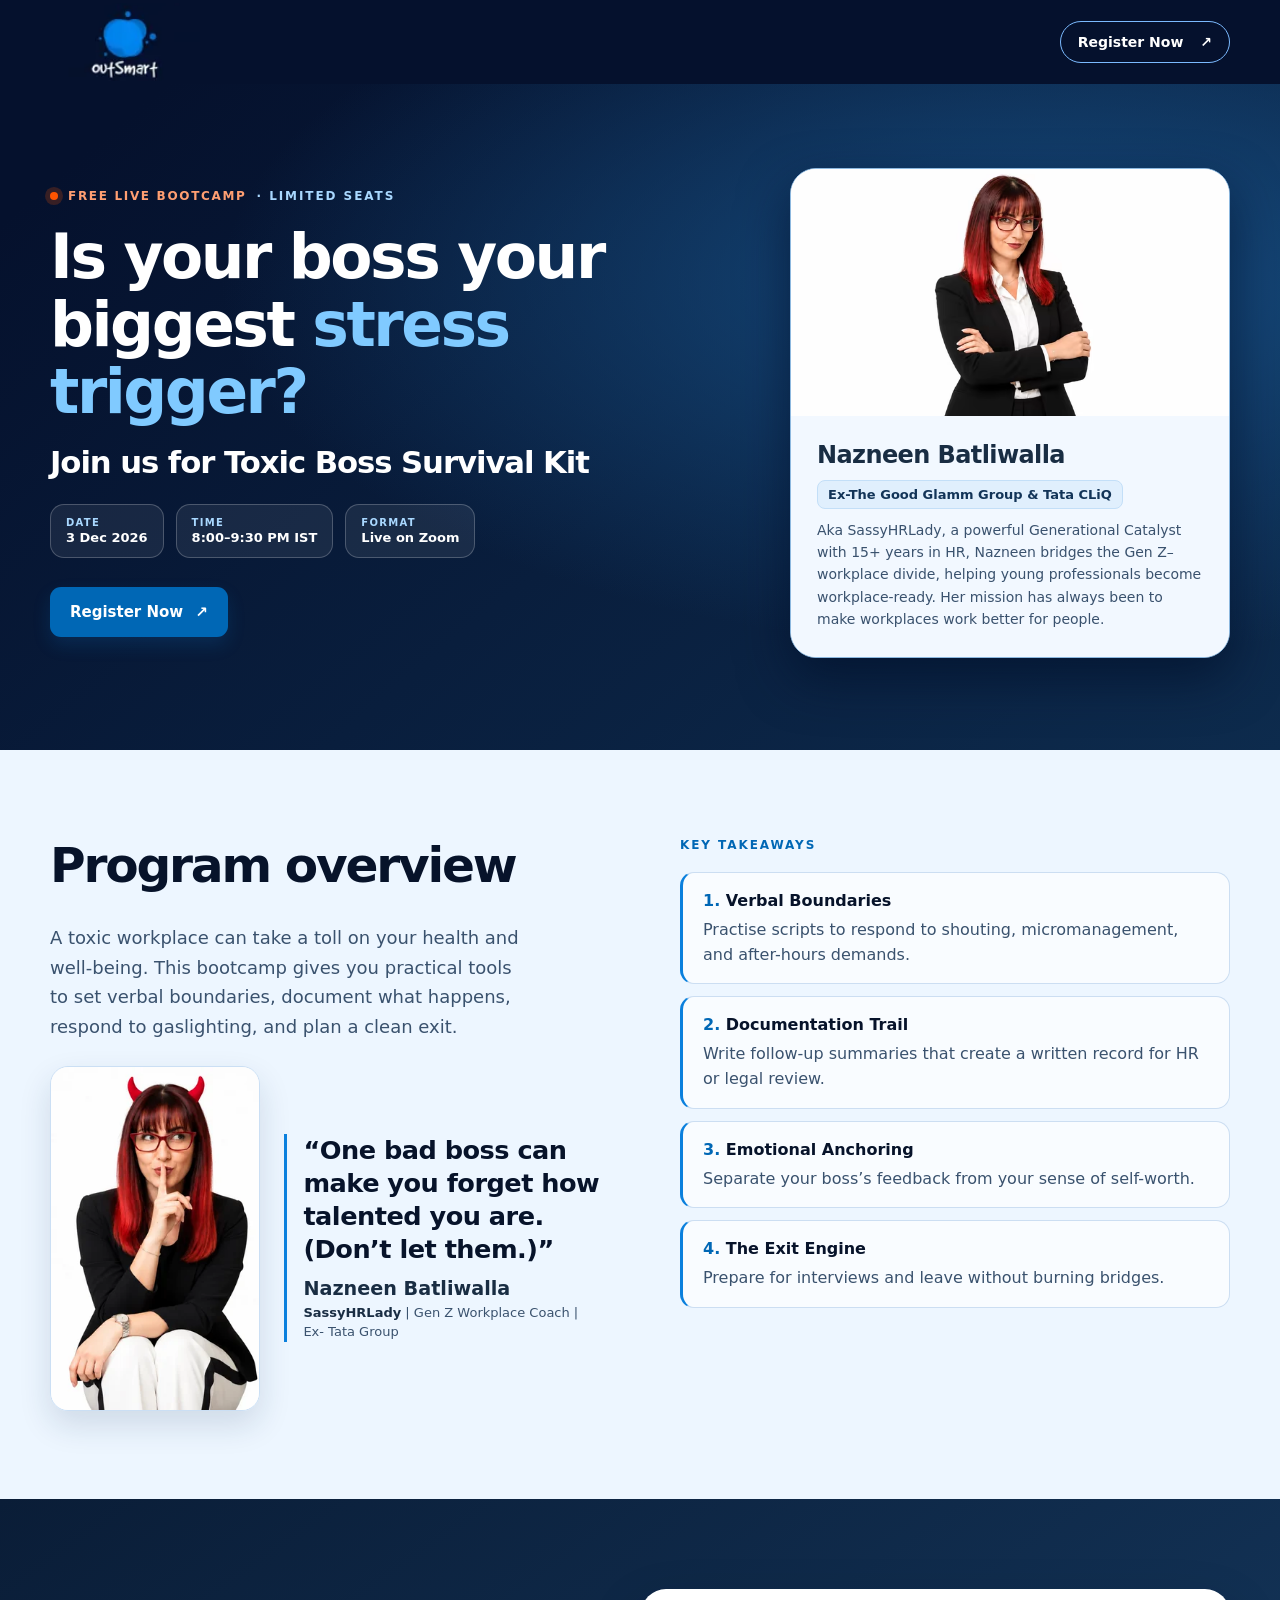
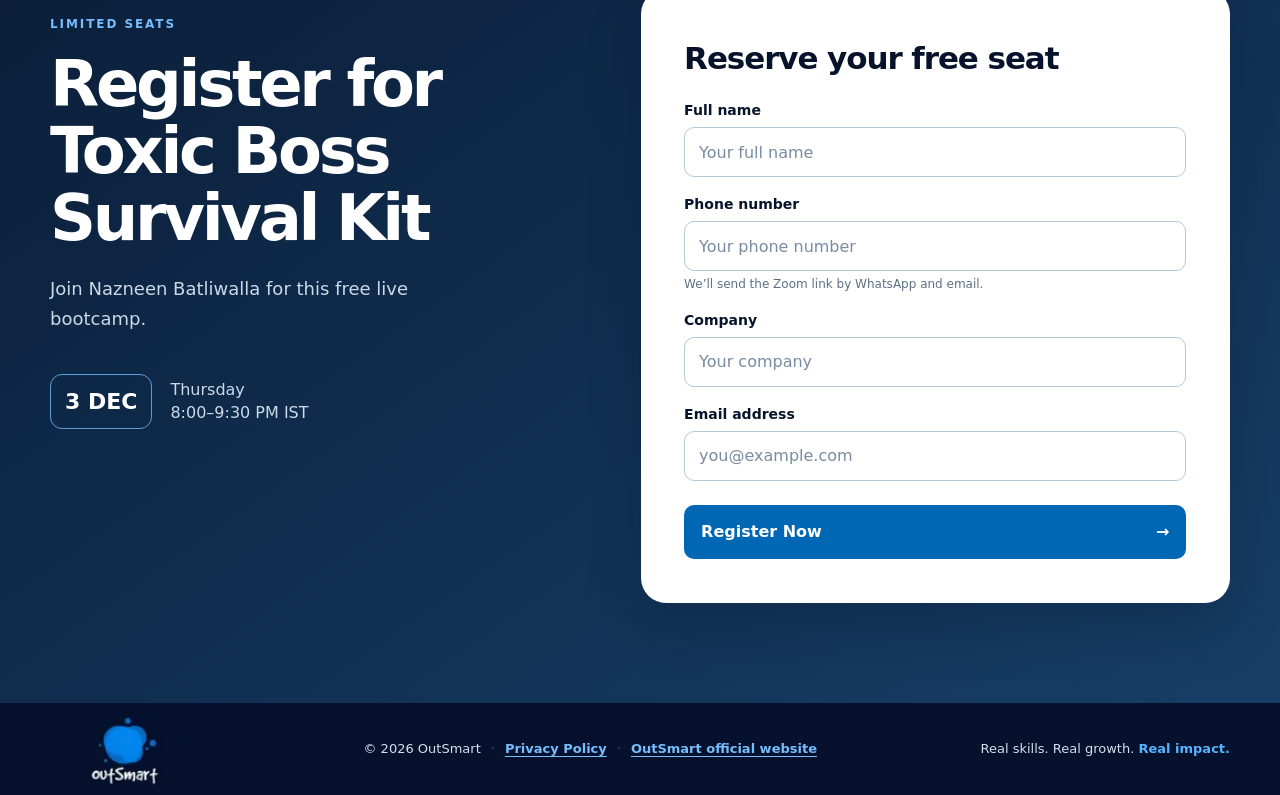
<file: index.html>
<!doctype html>
<html lang="en">
<head>
  <meta charset="utf-8">
  <meta name="viewport" content="width=device-width, initial-scale=1">
  <!-- lcp-discovery-insight: preload the same responsive portrait source used in the hero. -->
  <link rel="preload" as="image" type="image/avif" imagesrcset="/assets/nazneen-batliwalla-672w.avif 672w, /assets/nazneen-batliwalla-896w.avif 896w" imagesizes="(max-width: 476px) calc(100vw - 38px), 438px" fetchpriority="high">
  <meta name="theme-color" content="#05112d">
  <meta name="description" content="Is your boss your biggest stress trigger? Join OutSmart for Toxic Boss Survival Kit, a free live bootcamp with Nazneen Batliwalla on 3 Dec, 8:00–9:30 PM IST. Limited seats.">
  <meta property="og:type" content="website">
  <meta property="og:title" content="Toxic Boss Survival Kit | Free Live Bootcamp | OutSmart">
  <meta property="og:description" content="Free live bootcamp with Nazneen Batliwalla, SassyHRLady and Gen Z workplace coach. 3 Dec, 8:00–9:30 PM IST. Limited seats.">
  <meta property="og:image" content="/assets/nazneen-batliwalla.webp">
  <link rel="icon" type="image/webp" href="/assets/outsmart-logo-190.webp">
  <script src="/script.js?v=pixel-interaction" defer></script>
  <title>Toxic Boss Survival Kit | Free Live Bootcamp | OutSmart</title>
  <style>:root{color-scheme:light;--navy:#192d43;--ink:#07132a;--blue:#0b80dd;--light:#f4f9fd;--muted:#3a526e;--white:#fefefe}*{box-sizing:border-box}html{scroll-behavior:smooth}body{margin:0;color:var(--ink);background:var(--white);font-family:Inter,ui-sans-serif,system-ui,-apple-system,BlinkMacSystemFont,"Segoe UI",sans-serif;-webkit-font-smoothing:antialiased}button,input{font:inherit}a{color:inherit}button{cursor:pointer}.wrap{width:min(1180px,calc(100% - 48px));margin-inline:auto}.skip-link{position:absolute;top:-60px;left:16px;z-index:10;background:#fff;padding:12px 16px}.skip-link:focus{top:16px}a:focus-visible,button:focus-visible,input:focus-visible{outline:3px solid #004e9d;outline-offset:3px}.site-header{background:var(--navy)}.header-inner{height:84px;display:flex;align-items:center;justify-content:space-between;gap:20px}.brand{display:block;width:150px;height:78px;overflow:hidden;position:relative}.brand img{display:block;position:absolute;width:210px;height:auto;max-width:none;left:-30px;top:-15px}.header-cta{color:#fff;text-decoration:none;font-weight:750;font-size:14px;padding:12px 17px;border:1px solid #7bbaff;border-radius:999px;white-space:nowrap}.header-cta span,.hero-link span,.submit-button span{margin-left:12px}.header-cta:hover{background:#ffffff1a}.hero{overflow:hidden;background:radial-gradient(circle at 79% 36%,#e4f5ff 0,transparent 28%),linear-gradient(180deg,#fff 0%,#f7fbfe 100%)}.hero-grid{min-height:666px;display:grid;grid-template-columns:minmax(0,1.15fr) minmax(320px,.85fr);gap:30px;align-items:center;padding-block:64px 72px}.hero-copy{position:relative;z-index:1}.eyebrow,.section-kicker{font-size:12px;letter-spacing:.16em;font-weight:850;color:var(--blue);margin:0 0 20px}.eyebrow{display:flex;align-items:center;gap:10px}.pulse-dot{display:inline-block;width:8px;height:8px;background:var(--blue);border-radius:50%;box-shadow:0 0 0 5px #dbefff}h1,h2,h3,p{margin-top:0}h1{font-size:clamp(44px,5.4vw,74px);line-height:1.06;letter-spacing:-.055em;margin-bottom:18px;max-width:720px}h1 em{font-style:normal;color:var(--blue)}.hero-subtitle{font-size:clamp(22px,2.4vw,31px);font-weight:760;letter-spacing:-.035em;margin-bottom:14px}.hero-description{color:var(--muted);font-size:17px;line-height:1.65;max-width:550px;margin-bottom:33px}.event-facts{display:flex;flex-wrap:wrap;gap:12px;margin-bottom:29px}.fact{display:flex;align-items:center;gap:10px;padding:12px 15px;background:#fff;border:1px solid #dbeaf7;border-radius:14px;box-shadow:0 8px 22px #13294d0a}.fact-icon{color:var(--blue);font-size:12px;font-weight:900}.fact div{display:flex;flex-direction:column;gap:2px}.fact-label{font-size:10px;letter-spacing:.13em;color:#5d7188;font-weight:800}.fact strong{font-size:13px}.hero-link{display:inline-flex;align-items:center;justify-content:space-between;text-decoration:none;color:#fff;background:var(--blue);border-radius:11px;padding:16px 20px;font-size:15px;font-weight:800;box-shadow:0 8px 18px #0b80dd29}.hero-link:hover,.submit-button:hover{background:#075da8}.hero-art{height:554px;max-width:460px;width:100%;justify-self:end;position:relative;overflow:hidden;border-radius:35px;background:#e5f4ff;border:1px solid #bfdeff;box-shadow:0 28px 65px #11233a1b;isolation:isolate}.hero-art img{position:absolute;max-width:none;width:850px;height:auto;left:-399px;top:-160px;z-index:-1}.art-glow{position:absolute;inset:auto -60px -75px -60px;height:170px;background:linear-gradient(0deg,#e6f6ff,#e6f6ff00)}.art-stamp{position:absolute;bottom:20px;right:20px;width:75px;height:75px;display:grid;place-content:center;text-align:center;background:var(--blue);color:white;border-radius:50%;transform:rotate(10deg);font-size:15px;line-height:1.05;font-weight:900;box-shadow:0 10px 25px #0b80dd50}.details{background:#fff;padding:88px 0}.details-grid{display:grid;grid-template-columns:1fr 1fr;gap:80px}.details h2{max-width:540px;font-size:clamp(32px,3.8vw,51px);letter-spacing:-.045em;line-height:1.13;margin:0}.details-copy{padding-top:30px;color:var(--muted);font-size:18px;line-height:1.65}.details-copy p{max-width:480px;margin-bottom:18px}.coach-line{display:flex;align-items:center;gap:16px;border-top:1px solid #d9e8f4;margin-top:31px;padding-top:24px;color:var(--ink)}.coach-line>span{width:43px;height:43px;border-radius:13px;background:#e4f4ff;color:var(--blue);display:grid;place-items:center;font-size:26px}.coach-line div{display:flex;flex-direction:column;line-height:1.35}.coach-line strong{font-size:15px}.coach-line div span{font-size:13px;color:var(--muted)}.enroll-section{background:var(--navy);color:white;padding:90px 0 100px;scroll-margin-top:0}.enroll-grid{display:grid;grid-template-columns:.85fr 1fr;gap:clamp(40px,7vw,112px);align-items:start}.enroll-intro{padding-top:28px}.enroll-intro .section-kicker{color:#76bdff}.enroll-intro h2{font-size:clamp(42px,5vw,66px);letter-spacing:-.052em;line-height:1.05;margin-bottom:22px}.enroll-intro>p:not(.section-kicker){max-width:390px;color:#cbd9e8;font-size:18px;line-height:1.65}.mini-date{display:flex;align-items:center;gap:18px;margin-top:40px}.mini-date strong{font-size:22px;color:#fff;border:1px solid #5d9ed8;border-radius:12px;padding:14px}.mini-date span{line-height:1.45;color:#cbd9e8}.form-card{background:#fff;color:var(--ink);padding:clamp(24px,3.4vw,44px);border-radius:25px;box-shadow:0 24px 54px #0613243d}.form-heading{margin-bottom:26px}.form-step{color:var(--blue);font-size:12px;font-weight:850;letter-spacing:.12em}.form-heading h3{font-size:31px;letter-spacing:-.035em;margin:8px 0 3px}.form-heading p{font-size:14px;color:var(--muted);margin:0}.field{margin-bottom:19px}.field label{display:block;font-weight:750;font-size:14px;margin-bottom:9px}.field input{display:block;width:100%;height:50px;border:1px solid #b6c9db;background:#fff;color:var(--ink);border-radius:10px;padding:0 14px}.field input::placeholder{color:#788ba0}.field input[aria-invalid="true"]{border-color:#b42318}.field-help,.field-error{display:block;font-size:12px;line-height:1.4;margin-top:5px}.field-help{color:#5c7083}.field-error{color:#a3140b;min-height:0}.submit-button{width:100%;border:0;background:var(--blue);color:#fff;border-radius:10px;min-height:54px;padding:14px 17px;font-weight:800;display:flex;align-items:center;justify-content:space-between;margin-top:24px}.submit-button:disabled{opacity:.65;cursor:wait}.form-status{min-height:0;font-size:13px;line-height:1.5;color:#a3140b;margin:10px 0 0}.form-status:empty{display:none}.form-note{font-size:12px;line-height:1.5;color:#5c7083;margin:13px 0 0}.site-footer{background:#102337;color:#d2e1ed}.footer-inner{min-height:92px;display:flex;align-items:center;justify-content:space-between;gap:20px;font-size:13px}.footer-inner p{margin:0}.footer-inner strong{color:#55b4ff}@media(max-width:920px){.hero-grid{grid-template-columns:1fr;gap:45px;padding-top:60px}.hero-copy{max-width:740px}.hero-art{justify-self:center;max-width:530px}.details-grid{gap:38px}.enroll-grid{gap:40px}}@media(max-width:690px){.wrap{width:min(100% - 36px,520px)}.header-inner{height:70px}.brand{width:125px;height:68px}.brand img{width:185px;left:-29px;top:-14px}.header-cta{font-size:12px;padding:10px 12px}.hero-grid{padding-block:48px 54px;gap:32px}.hero-description{font-size:16px}.event-facts{display:grid;grid-template-columns:1fr 1fr}.fact:last-child{grid-column:1/-1}.hero-art{height:410px;max-width:400px}.hero-art img{width:690px;left:-320px;top:-132px}.details{padding:62px 0}.details-grid,.enroll-grid{grid-template-columns:1fr;gap:15px}.details-copy{padding-top:10px;font-size:16px}.enroll-section{padding:68px 0 75px}.enroll-intro{padding-top:0}.mini-date{margin-top:27px;margin-bottom:15px}.form-card{border-radius:20px}.footer-inner{padding-block:22px;align-items:flex-start;flex-direction:column;gap:8px}}@media(prefers-reduced-motion:reduce){html{scroll-behavior:auto}}
:root{--blue-ink:#0067b5}.eyebrow,.section-kicker,.fact-icon,.form-step{color:var(--blue-ink)}.hero-link,.submit-button,.art-stamp{background:var(--blue-ink)}
.site-header{background:#05112d}.hero-art img{left:-455px}@media(max-width:690px){.hero-art img{left:-365px}}
@media(max-width:690px){.hero-art img{width:950px;left:-555px;top:-210px}}
.hero-art{height:auto;aspect-ratio:4/5;max-width:460px}.hero-art img{position:absolute;inset:0;left:0;top:0;width:100%;height:100%;max-width:100%;object-fit:contain;object-position:center;z-index:0}@media(max-width:700px){.hero-art{height:auto;aspect-ratio:4/5;max-width:400px}}


/* ==========================================================================
   Footer Privacy Link & Pure HTML/CSS Privacy Policy Modal Popup
   ========================================================================== */
.footer-left {
  display: flex;
  align-items: center;
  gap: 10px;
  flex-wrap: wrap;
}
.footer-sep {
  color: #435b75;
  user-select: none;
}
.footer-privacy-btn,
.footer-site-link {
  color: #76bdff;
  text-decoration: underline;
  text-underline-offset: 3px;
  cursor: pointer;
  font-size: 13px;
  font-weight: 600;
  transition: color 0.15s ease;
}
.footer-privacy-btn:hover,
.footer-site-link:hover {
  color: #ffffff;
}
.footer-privacy-btn:focus-visible {
  outline: 2px solid #55b4ff;
  outline-offset: 2px;
}
.footer-tagline {
  margin: 0;
}

/* Modal Checkbox Toggle (Pure HTML & CSS) */
.modal-toggle {
  position: fixed;
  opacity: 0;
  pointer-events: none;
}
.modal-backdrop {
  position: fixed;
  inset: 0;
  z-index: 99999;
  display: flex;
  align-items: center;
  justify-content: center;
  padding: 24px;
  background-color: rgba(7, 19, 42, 0.75);
  backdrop-filter: blur(6px);
  -webkit-backdrop-filter: blur(6px);
  opacity: 0;
  visibility: hidden;
  content-visibility: hidden; /* mainthread-work-breakdown: skip layout of the already closed privacy modal. */
  pointer-events: none;
  transition: opacity 0.25s ease, visibility 0.25s ease;
}
.modal-toggle:checked ~ .modal-backdrop {
  content-visibility: visible;
  opacity: 1;
  visibility: visible;
  pointer-events: auto;
}
.modal-overlay {
  position: absolute;
  inset: 0;
  z-index: 100000;
  cursor: pointer;
}
.modal-window {
  position: relative;
  z-index: 100001;
  background: #ffffff;
  color: var(--ink, #07132a);
  width: 100%;
  max-width: 820px;
  max-height: 88vh;
  border-radius: 24px;
  box-shadow: 0 25px 70px rgba(5, 17, 45, 0.45);
  display: flex;
  flex-direction: column;
  overflow: hidden;
  border: 1px solid #dcebf8;
  transform: translateY(16px) scale(0.97);
  transition: transform 0.25s cubic-bezier(0.16, 1, 0.3, 1);
}
.modal-toggle:checked ~ .modal-backdrop .modal-window {
  transform: translateY(0) scale(1);
}
.modal-header {
  padding: 22px 28px;
  border-bottom: 1px solid #eef3f8;
  display: flex;
  justify-content: space-between;
  align-items: flex-start;
  gap: 16px;
  background: #fafcfe;
  flex-shrink: 0;
}
.modal-title {
  font-size: 24px;
  font-weight: 800;
  color: #192d43;
  margin: 0 0 4px;
  letter-spacing: -0.03em;
}
.modal-meta {
  font-size: 13px;
  color: #5d7188;
  font-weight: 600;
  margin: 0;
}
.modal-close {
  width: 38px;
  height: 38px;
  border-radius: 50%;
  background: #eef4fa;
  border: none;
  display: flex;
  align-items: center;
  justify-content: center;
  font-size: 26px;
  line-height: 1;
  color: #3a526e;
  cursor: pointer;
  transition: all 0.2s ease;
  flex-shrink: 0;
  user-select: none;
}
.modal-close:hover {
  background: #dbeaf7;
  color: #07132a;
  transform: scale(1.05);
}
.modal-close:focus-visible {
  outline: 2px solid #004e9d;
  outline-offset: 2px;
}
.modal-body {
  flex: 1 1 auto;
  overflow-y: auto;
  padding: 28px 32px;
  font-size: 15px;
  line-height: 1.68;
  color: #2c3e50;
  scroll-behavior: smooth;
  scrollbar-width: thin;
  scrollbar-color: #c3d2e2 #f1f5f9;
}
.modal-body::-webkit-scrollbar {
  width: 7px;
}
.modal-body::-webkit-scrollbar-track {
  background: #f1f5f9;
}
.modal-body::-webkit-scrollbar-thumb {
  background: #c3d2e2;
  border-radius: 4px;
}
.modal-body::-webkit-scrollbar-thumb:hover {
  background: #9ab3cd;
}
.policy-intro {
  font-size: 15px;
  line-height: 1.65;
  color: #3a526e;
  margin-bottom: 24px;
  padding-bottom: 18px;
  border-bottom: 1px solid #eef3f8;
}
.policy-section {
  margin-bottom: 22px;
}
.policy-section h3 {
  font-size: 15px;
  font-weight: 750;
  color: #07132a;
  margin: 0 0 8px;
  display: flex;
  align-items: center;
  gap: 8px;
}
.policy-section h3::before {
  content: "";
  display: inline-block;
  width: 4px;
  height: 15px;
  background: var(--blue-ink, #0067b5);
  border-radius: 2px;
}
.policy-section p {
  font-size: 14.5px;
  line-height: 1.65;
  color: #334b65;
  margin: 0 0 10px;
}
.policy-list {
  margin: 8px 0 12px;
  padding-left: 20px;
  color: #334b65;
  font-size: 14px;
  line-height: 1.65;
}
.policy-list li {
  margin-bottom: 6px;
}
.policy-list strong {
  color: #07132a;
  font-weight: 650;
}
.policy-list a {
  color: var(--blue-ink, #0067b5);
  text-decoration: underline;
  text-underline-offset: 2px;
}
.policy-list a:hover {
  color: #075da8;
}
.policy-note {
  background: #f4f9fd;
  border: 1px solid #dcebf8;
  border-radius: 10px;
  padding: 12px 16px;
  font-size: 13.5px;
  color: #2e4764;
  margin-top: 10px;
}
.modal-footer {
  padding: 16px 28px;
  border-top: 1px solid #eef3f8;
  display: flex;
  justify-content: flex-end;
  align-items: center;
  background: #fafcfe;
  flex-shrink: 0;
}
.modal-btn-close {
  background: var(--blue-ink, #0067b5);
  color: #fff;
  padding: 10px 24px;
  border-radius: 8px;
  font-weight: 700;
  font-size: 14px;
  cursor: pointer;
  text-decoration: none;
  display: inline-block;
  transition: background 0.15s ease;
  user-select: none;
}
.modal-btn-close:hover {
  background: #075da8;
}
.modal-btn-close:focus-visible {
  outline: 2px solid #004e9d;
  outline-offset: 2px;
}

@media (max-width: 690px) {
  .modal-backdrop {
    padding: 12px;
  }
  .modal-window {
    max-height: 94vh;
    border-radius: 18px;
  }
  .modal-header {
    padding: 18px 20px;
  }
  .modal-title {
    font-size: 20px;
  }
  .modal-body {
    padding: 20px;
    font-size: 14px;
  }
  .modal-footer {
    padding: 12px 20px;
  }
}

@media (max-width: 768px) {
  .details, .enroll-section {
    content-visibility: auto;
    contain-intrinsic-size: auto 600px;
  }
  .modal-backdrop {
    backdrop-filter: none;
    -webkit-backdrop-filter: none;
    background-color: rgba(7, 19, 42, 0.94);
  }
  .hero-coach-panel, .form-card, .modal-window {
    box-shadow: 0 4px 18px rgba(7, 19, 42, 0.12);
  }
  .fact {
    box-shadow: 0 2px 8px rgba(19, 41, 77, 0.06);
  }
}

    .eyebrow-tag {
      color: #ff9f72;
      font-weight: 900;
      letter-spacing: 0.14em;
    }
    .pulse-dot-orange {
      display: inline-block;
      width: 8px;
      height: 8px;
      background: #ff5400;
      border-radius: 50%;
      box-shadow: 0 0 0 5px rgba(255, 84, 0, 0.2);
    }
    #hero-title {
      font-size: clamp(36px, 4.8vw, 68px);
      line-height: 1.1;
      max-width: 100%;
      letter-spacing: -0.04em;
    }
    @media (max-width: 520px) {
      #hero-title {
        font-size: clamp(29px, 8.4vw, 40px);
      }
    }
    .hero {
      color: white;
      background: radial-gradient(ellipse at 83% 30%, #164c80, transparent 56%),
        linear-gradient(140deg, #05112d 8%, #0d2b4d);
    }
    .hero .eyebrow {
      flex-wrap: wrap;
      color: #a9d8ff;
    }
    .hero h1 em {
      color: #80caff;
    }
    .hero .fact {
      background: #ffffff12;
      border-color: #ffffff38;
      box-shadow: none;
    }
    .hero .fact-label {
      color: #a9d8ff;
    }
    .hero a:focus-visible, .site-header a:focus-visible, .site-footer a:focus-visible {
      outline-color: #9bd6ff;
    }
    .details {
      background: #edf6ff;
    }
    .program-feature {
      display: grid;
      grid-template-columns: minmax(0, 2fr) minmax(0, 3fr);
      align-items: center;
      gap: clamp(12px, 2vw, 24px);
      max-width: 550px;
      margin: 24px 0 0;
    }
    .program-photo {
      display: block;
      width: 100%;
      height: auto;
      border: 1px solid #cbdff4;
      border-radius: 18px;
      box-shadow: 0 14px 32px #12345824;
    }
    .program-quote {
      padding-inline-start: clamp(10px, 1.25vw, 16px);
      border-inline-start: 3px solid var(--blue);
    }
    .program-quote blockquote {
      margin: 0;
      color: var(--ink);
      font-size: clamp(17px, 2vw, 27px);
      font-weight: 750;
      line-height: 1.28;
      letter-spacing: -.02em;
    }
    .program-quote p {
      margin: 0;
    }
    .program-quote span {
      display: block;
    }
    .quote-speaker {
      margin: 12px 0 3px;
      color: var(--navy);
      font-size: clamp(16px, 1.5vw, 20px);
      line-height: 1.25;
    }
    .program-quote .quote-attribution {
      font-size: 13px;
      line-height: 1.45;
    }
    .quote-attribution strong {
      color: var(--navy);
    }
    .curriculum-list {
      margin: 0;
      padding: 0;
      list-style-position: inside;
      color: var(--muted);
      line-height: 1.55;
    }
    .curriculum-list li {
      padding: 16px 20px;
      background: #f9fcff;
      border: 1px solid #ccdef2;
      border-left: 3px solid #0b80dd;
      border-radius: 14px;
    }
    .curriculum-list li + li {
      margin-block-start: 12px;
    }
    .curriculum-list li::marker {
      color: var(--blue-ink);
      font-weight: 800;
    }
    .curriculum-list strong {
      color: var(--ink);
    }
    .curriculum-list p {
      margin: 4px 0 0;
    }
    .enroll-section {
      background: linear-gradient(145deg, #0a1d37, #173e67);
    }
    .site-footer {
      background: #05112d;
    }
    .hero-subtitle {
      margin-bottom: 24px;
    }
    .hero-coach-panel {
      background: #ffffff;
      border: 1px solid #8cb8df;
      border-radius: 26px;
      overflow: hidden;
      box-shadow: 0 20px 50px #020f29a6;
      display: flex;
      flex-direction: column;
      max-width: 440px;
      width: 100%;
      justify-self: end;
      transition: transform 0.2s ease, box-shadow 0.2s ease;
    }
    @media (hover: hover) {
      .hero-coach-panel:hover {
        box-shadow: 0 26px 60px #020f29bd;
      }
    }
    .hero-coach-photo {
      width: 100%;
      aspect-ratio: 16 / 9;
      overflow: hidden;
      position: relative;
      background: #eef5fc;
    }
    .hero-coach-photo img {
      width: 100%;
      height: 100%;
      object-fit: cover;
      display: block;
    }
    .hero-coach-info {
      padding: 24px 26px 26px;
      display: flex;
      flex-direction: column;
      gap: 10px;
      background: #f2f8ff;
    }
    .hero-coach-name {
      font-size: 24px;
      font-weight: 800;
      color: var(--navy, #192d43);
      letter-spacing: -0.025em;
      margin: 0;
      line-height: 1.25;
    }
    .hero-coach-org {
      align-self: flex-start;
      margin: 0;
      padding: 6px 10px;
      border: 1px solid #c3dff8;
      border-radius: 8px;
      background: #e0effd;
      color: #123458;
      font-size: 13px;
      font-weight: 750;
    }
    .hero-coach-profile {
      margin: 0;
      color: var(--muted);
      font-size: 14px;
      line-height: 1.6;
    }
    @media (max-width: 920px) {
      .hero-coach-panel {
        justify-self: center;
        max-width: 440px;
        margin-inline: auto;
      }
    }
    @media (max-width: 690px) {
      .hero-coach-info {
        padding: 18px 20px 22px;
      }
      .hero-coach-name {
        font-size: 20px;
      }
    }</style>
</head>
<body>
  <a class="skip-link" href="#main">Skip to content</a>
  <header class="site-header">
    <div class="wrap header-inner">
      <a class="brand" href="#top" aria-label="OutSmart, back to top">
        <img src="/assets/outsmart-logo-190.webp" srcset="/assets/outsmart-logo-190.webp 1x, /assets/outsmart-logo-380.webp 2x" alt="OutSmart" width="190" height="100">
      </a>
      <a class="header-cta" href="#enroll">Register Now <span aria-hidden="true">↗</span></a>
    </div>
  </header>

  <main id="main">
    <section class="hero" id="top" aria-labelledby="hero-title">
      <div class="wrap hero-grid">
        <div class="hero-copy">
          <p class="eyebrow"><span class="pulse-dot-orange" aria-hidden="true"></span> <span class="eyebrow-tag">FREE LIVE BOOTCAMP</span> · LIMITED SEATS</p>
          <h1 id="hero-title">Is your boss your biggest <em>stress trigger?</em></h1>
          <p class="hero-subtitle">Join us for <strong>Toxic Boss Survival Kit</strong></p>
          <div class="event-facts" aria-label="Bootcamp details">
            <div class="fact"><div><span class="fact-label">DATE</span><strong>3 Dec 2026</strong></div></div>
            <div class="fact"><div><span class="fact-label">TIME</span><strong>8:00–9:30 PM IST</strong></div></div>
            <div class="fact"><div><span class="fact-label">FORMAT</span><strong>Live on Zoom</strong></div></div>
          </div>
          <a class="hero-link" href="#enroll">Register Now <span aria-hidden="true">↗</span></a>
        </div>
        <div class="hero-coach-panel">
          <div class="hero-coach-photo">
            <!-- image-delivery-insight, lcp-breakdown-insight: use a smaller AVIF and decode it for the next paint. -->
            <picture>
              <source type="image/avif" srcset="/assets/nazneen-batliwalla-672w.avif 672w, /assets/nazneen-batliwalla-896w.avif 896w" sizes="(max-width: 476px) calc(100vw - 38px), 438px">
              <img src="/assets/nazneen-batliwalla.webp" alt="Nazneen Batliwalla" width="1280" height="720" fetchpriority="high" decoding="sync">
            </picture>
          </div>
          <div class="hero-coach-info">
            <h2 class="hero-coach-name">Nazneen Batliwalla</h2>
            <p class="hero-coach-org">Ex-The Good Glamm Group &amp; Tata CLiQ</p>
            <p class="hero-coach-profile">Aka SassyHRLady, a powerful Generational Catalyst with 15+ years in HR, Nazneen bridges the Gen Z–workplace divide, helping young professionals become workplace-ready. Her mission has always been to make workplaces work better for people.</p>
          </div>
        </div>
      </div>
    </section>

    <section class="details" id="program" aria-labelledby="program-title">
      <div class="wrap details-grid">
        <div>
          <h2 id="program-title">Program overview</h2>
          <div class="details-copy">
            <p>A toxic workplace can take a toll on your health and well-being. This bootcamp gives you practical tools to set verbal boundaries, document what happens, respond to gaslighting, and plan a clean exit.</p>
            <figure class="program-feature">
              <!-- image-delivery-insight: use the smaller program portrait at narrow widths. -->
              <img class="program-photo" src="/assets/nazneen-shh-clean.webp" srcset="/assets/nazneen-shh-clean-288w.webp 288w, /assets/nazneen-shh-clean.webp 490w" sizes="(max-width: 480px) calc(40vw - 20px), 210px" alt="Nazneen Batliwalla making a playful shushing gesture" width="490" height="806" loading="lazy" decoding="async">
              <figcaption class="program-quote">
                <blockquote><p>“One bad boss can make you forget how talented you are. <span>(Don’t let them.)”</span></p></blockquote>
                <h3 class="quote-speaker">Nazneen Batliwalla</h3>
                <p class="quote-attribution"><strong>SassyHRLady</strong> | Gen Z Workplace Coach | Ex- Tata Group</p>
              </figcaption>
            </figure>
          </div>
        </div>
        <div>
          <h3 class="section-kicker">KEY TAKEAWAYS</h3>
          <ol class="curriculum-list">
            <li><strong>Verbal Boundaries</strong><p>Practise scripts to respond to shouting, micromanagement, and after-hours demands.</p></li>
            <li><strong>Documentation Trail</strong><p>Write follow-up summaries that create a written record for HR or legal review.</p></li>
            <li><strong>Emotional Anchoring</strong><p>Separate your boss’s feedback from your sense of self-worth.</p></li>
            <li><strong>The Exit Engine</strong><p>Prepare for interviews and leave without burning bridges.</p></li>
          </ol>
        </div>
      </div>
    </section>

    <section class="enroll-section" id="enroll" aria-labelledby="enroll-title">
      <div class="wrap enroll-grid">
        <div class="enroll-intro">
          <p class="section-kicker">LIMITED SEATS</p>
          <h2 id="enroll-title">Register for Toxic Boss Survival Kit</h2>
          <p>Join Nazneen Batliwalla for this free live bootcamp.</p>
          <div class="mini-date">
            <strong>3 DEC</strong>
            <span>Thursday<br>8:00–9:30 PM IST</span>
          </div>
        </div>
        <div class="form-card">
          <div class="form-heading">
            <h3>Reserve your free seat</h3>
          </div>
          <form id="enroll-form" novalidate>
            <div hidden aria-hidden="true"><label for="website">Website</label><input id="website" name="website" type="text" tabindex="-1" autocomplete="off"></div>
            <div class="field"><label for="full-name">Full name</label><input id="full-name" name="name" type="text" autocomplete="name" minlength="6" maxlength="50" pattern="[A-Za-z\s]{6,50}" placeholder="Your full name" aria-describedby="name-error" required><span class="field-error" id="name-error"></span></div>
            <div class="field"><label for="phone">Phone number</label><input id="phone" name="phone" type="tel" autocomplete="tel" inputmode="numeric" minlength="10" maxlength="10" pattern="[6-9][0-9]{9}" placeholder="Your phone number" aria-describedby="phone-help phone-error" required><span class="field-help" id="phone-help">We’ll send the Zoom link by WhatsApp and email.</span><span class="field-error" id="phone-error"></span></div>
            <div class="field"><label for="company">Company</label><input id="company" name="company" type="text" autocomplete="organization" maxlength="120" placeholder="Your company" aria-describedby="company-error" required><span class="field-error" id="company-error"></span></div>
            <div class="field"><label for="email">Email address</label><input id="email" name="email" type="email" autocomplete="email" maxlength="254" pattern="[a-zA-Z0-9._%+\-]{5,}@gmail\.com$" placeholder="you@example.com" aria-describedby="email-error" required><span class="field-error" id="email-error"></span></div>
            <button class="submit-button" type="submit">Register Now <span aria-hidden="true">→</span></button>
            <p class="form-status" id="form-status" role="status" aria-live="polite"></p>
          </form>
        </div>
      </div>
    </section>
  </main>

  <footer class="site-footer">
    <div class="wrap footer-inner">
      <a class="brand" href="#top" aria-label="OutSmart, back to top">
        <img src="/assets/outsmart-logo-190.webp" srcset="/assets/outsmart-logo-190.webp 1x, /assets/outsmart-logo-380.webp 2x" alt="OutSmart" width="190" height="100">
      </a>
      <div class="footer-left">
        <p>© 2026 OutSmart</p>
        <span class="footer-sep" aria-hidden="true">·</span>
        <label for="privacy-modal-toggle" class="footer-privacy-btn" tabindex="0">Privacy Policy</label>
        <span class="footer-sep" aria-hidden="true">·</span>
        <a class="footer-site-link" href="https://outsmartworld.co/">OutSmart official website</a>
      </div>
      <p class="footer-tagline">Real skills. Real growth. <strong>Real impact.</strong></p>
    </div>
  </footer>

  <!-- Pure HTML & CSS Privacy Policy Modal -->
  <input type="checkbox" id="privacy-modal-toggle" class="modal-toggle" hidden aria-hidden="true">
  <div class="modal-backdrop" aria-hidden="true">
    <label for="privacy-modal-toggle" class="modal-overlay" aria-label="Close Privacy Policy"></label>
    <div class="modal-window" role="dialog" aria-modal="true" aria-labelledby="privacy-modal-title">
      <div class="modal-header">
        <div>
          <h2 id="privacy-modal-title" class="modal-title">Privacy Policy</h2>
          <p class="modal-meta">OutSmart World Pvt Ltd · Last updated: October 2026</p>
        </div>
        <label for="privacy-modal-toggle" class="modal-close" aria-label="Close modal" tabindex="0">&times;</label>
      </div>
      <div class="modal-body">
        <p class="policy-intro">This Policy explains how OutSmart World Pvt Ltd (&ldquo;OutSmart&rdquo;, &ldquo;we&rdquo;) handles your information when you use our website, programs, coaching, community, events and related services (&ldquo;Services&rdquo;). By using the Services, you agree to this Policy. If you don&rsquo;t agree, please don&rsquo;t use them. It should be read with our Terms of Service, Refund Policy, Community Guidelines and any program-specific terms.</p>

        <section class="policy-section">
          <h3>1. Scope</h3>
          <p>This Policy applies to everyone who interacts with OutSmart: learners, parents or guardians, coaches, community members, visitors and partners. It doesn&rsquo;t cover third-party sites or tools, which have their own policies.</p>
        </section>

        <section class="policy-section">
          <h3>2. Who We Are</h3>
          <p>OutSmart is a coaching-led learning ecosystem for students, young professionals, job seekers, SME owners and emerging leaders. Our offerings include free content, bootcamps, cohorts, 1:1 coaching, community learning, assessments and AI-enabled learning journeys.</p>
        </section>

        <section class="policy-section">
          <h3>3. What We Mean by Personal Information</h3>
          <p>Personal Information is anything that identifies or can reasonably identify you, including learning goals, coaching needs, career history and assessment responses. Sensitive Personal Information includes passwords, payment details, government IDs, health data, biometrics, precise location and children&rsquo;s data. Usage Data is anonymised or aggregated data about how the Services are used.</p>
        </section>

        <section class="policy-section">
          <h3>4. Information We Collect</h3>
          <ul class="policy-list">
            <li><strong>Identity and contact:</strong> name, email, phone, city, country, age range, guardian details where required</li>
            <li><strong>Account and profile:</strong> username, login details, photo, preferences</li>
            <li><strong>Learning and coaching:</strong> goals, progress, assignments, coach notes, action plans</li>
            <li><strong>Assessments:</strong> quiz results, reflections, skill ratings</li>
            <li><strong>Career:</strong> education, work history, resume, LinkedIn profile</li>
            <li><strong>Payments:</strong> order value, status, invoices, refunds (full card details are handled by payment providers, not stored by us)</li>
            <li><strong>Communications:</strong> emails, WhatsApp and chat messages, feedback, webinar registrations</li>
            <li><strong>Community content:</strong> posts, comments, testimonials, reviews</li>
            <li><strong>Device and activity:</strong> IP address, browser, device, pages visited</li>
            <li><strong>Marketing:</strong> subscriptions, preferences, opt-ins and opt-outs</li>
          </ul>
          <p class="policy-note">Please don&rsquo;t share highly sensitive information unless it&rsquo;s necessary for a coaching or support context.</p>
        </section>

        <section class="policy-section">
          <h3>5. How We Collect It</h3>
          <p>We collect information you give us directly (forms, bookings, assessments, support), automatically (cookies, analytics), from coaches and program teams (session notes, attendance), from third parties (payment, analytics, login, institutional and referral partners), and from public sources you provide, such as LinkedIn profiles.</p>
        </section>

        <section class="policy-section">
          <h3>6. Legal Basis</h3>
          <p>We process information based on your consent, contractual necessity, legitimate interests (security, analytics, improvement, responsible marketing), legal obligations, and protection of safety or vital interests. You can withdraw consent at any time, though this may limit some Services and doesn&rsquo;t affect past lawful processing.</p>
        </section>

        <section class="policy-section">
          <h3>7. How We Use Your Information</h3>
          <p>We use it to run and improve our Services, manage accounts and bookings, match you with programs and coaches, deliver personalised coaching and recommendations, process payments, communicate with you, analyse engagement, run marketing (subject to your preferences), prevent fraud and misuse, and comply with the law.</p>
        </section>

        <section class="policy-section">
          <h3>8. Coaching, Assessments and Community</h3>
          <ul class="policy-list">
            <li><strong>Sessions:</strong> Coaches see only what they need to deliver coaching and are bound by confidentiality. We record sessions only with your informed consent.</li>
            <li><strong>Assessments:</strong> Share only what you&rsquo;re comfortable with.</li>
            <li><strong>Communities:</strong> Posts may be visible to other members and may be moderated. Don&rsquo;t share what you don&rsquo;t want seen.</li>
            <li><strong>Safety:</strong> Coaching isn&rsquo;t a substitute for medical, mental health, legal, financial or emergency support. If we believe there&rsquo;s a risk of serious harm, abuse or fraud, we may escalate or share information as the law permits.</li>
          </ul>
        </section>

        <section class="policy-section">
          <h3>9. AI-Enabled Personalisation</h3>
          <p>We use AI tools for recommendations, coach matching, nudges, summaries and action plans. AI outputs aren&rsquo;t final professional advice, and humans may review them. We don&rsquo;t make legally or similarly significant decisions based solely on automated processing, and you can request human review. Avoid entering unnecessary sensitive information into AI features. Third-party AI providers may process data as service providers.</p>
        </section>

        <section class="policy-section">
          <h3>10. Cookies, Analytics and Advertising</h3>
          <p>We use cookies and similar technologies for site function, preferences, analytics and marketing. We use Google Analytics 4 only after you accept analytics in the cookie banner. If you reject it, the script doesn&rsquo;t load. You can change your choice anytime via Cookie settings or your browser. Disabling cookies may affect some features. We don&rsquo;t currently use Meta Pixel, LinkedIn Insight Tag or Hotjar.</p>
        </section>

        <section class="policy-section">
          <h3>11. How We Share Information</h3>
          <p>We don&rsquo;t sell your Personal Information. We share it only as needed with coaches and facilitators, technology providers, payment processors, institutional or corporate partners, marketing and analytics providers, professional advisers, authorities where legally required, and potential acquirers or investors in a business transaction. Providers must use your data only for authorised purposes and protect it.</p>
        </section>

        <section class="policy-section">
          <h3>12. Payments and Third-Party Services</h3>
          <p>We don&rsquo;t currently process payments directly on this website. If a payment processor is introduced, we&rsquo;ll name it here. We don&rsquo;t intentionally store full card numbers, CVVs or payment authentication details. Third-party tools we use have their own terms and policies.</p>
        </section>

        <section class="policy-section">
          <h3>13. Hosting and International Transfers</h3>
          <p>Your information may be stored and processed in India and other countries where our providers operate. Where required, we use safeguards such as contracts, data processing agreements and standard contractual clauses.</p>
        </section>

        <section class="policy-section">
          <h3>14. Storage, Retention and Security</h3>
          <p>We keep information only as long as needed for our Services, legal obligations, disputes and legitimate business purposes. Account data is kept while your account is active, transaction records for tax and accounting, and marketing data until you unsubscribe or request deletion. We use reasonable technical and organisational safeguards, but no system is completely secure. Please keep your credentials confidential.</p>
        </section>

        <section class="policy-section">
          <h3>15. Your Rights and Choices</h3>
          <p>Depending on your location, you may have the right to access, correct, delete, restrict or object to processing, withdraw consent, receive a copy of your data, and raise grievances.</p>
          <ul class="policy-list">
            <li><strong>India:</strong> access to a summary of your data, correction, deletion, consent withdrawal, grievance redressal and nominating someone to act on your behalf.</li>
            <li><strong>EU/EEA/UK:</strong> the GDPR rights, including portability and protection from solely automated decisions.</li>
            <li><strong>California:</strong> rights to know, delete, correct, opt out of sale or sharing, limit use of sensitive data, and non-discrimination.</li>
          </ul>
          <p>To exercise your rights, contact us (see Section 19). We may verify your identity first, and some requests may be limited by legal or security needs. You can unsubscribe from marketing anytime, but we may still send service, legal or security messages.</p>
        </section>

        <section class="policy-section">
          <h3>16. Children and Young Learners</h3>
          <p>We don&rsquo;t knowingly collect data from children under 18 without parent or guardian involvement where required by law. For programs aimed at minors, we may require guardian consent and contact details. Guardians can contact us to request review or deletion.</p>
        </section>

        <section class="policy-section">
          <h3>17. Third-Party Links and Public Spaces</h3>
          <p>We aren&rsquo;t responsible for third-party sites or tools. Content you post publicly or in communities may be seen by others. We&rsquo;ll take reasonable steps to remove it on request, but copies may remain in screenshots, caches, backups or other platforms.</p>
        </section>

        <section class="policy-section">
          <h3>18. Policy Updates</h3>
          <p>We may update this Policy and will revise the &ldquo;Last updated&rdquo; date, notifying you where required. Continued use of the Services means you accept the updated Policy, unless the law requires otherwise.</p>
        </section>

        <section class="policy-section">
          <h3>19. Contact and Grievance Redressal</h3>
          <ul class="policy-list">
            <li><strong>Email:</strong> <a href="mailto:hello@outsmartworld.co">hello@outsmartworld.co</a></li>
            <li><strong>Grievance Officer:</strong> Mr. Uttam R, Business Head, <a href="mailto:uttam@outsmartworld.co">uttam@outsmartworld.co</a></li>
            <li><strong>Address:</strong> Central Region, Singapore</li>
            <li><strong>WhatsApp:</strong> <a href="https://wa.me/919820930071" target="_blank" rel="noopener">+91-98209 30071</a></li>
          </ul>
          <p>We aim to respond within the timeline required by law and may ask you to verify your identity. We won&rsquo;t act on another person&rsquo;s data unless you&rsquo;re legally authorised to do so.</p>
        </section>

        <section class="policy-section">
          <h3>20. Business Transfers</h3>
          <p>If OutSmart is involved in a merger, acquisition, investment, restructuring or asset sale, your information may be transferred with appropriate safeguards. The receiving organisation must handle it consistently with this Policy or as otherwise notified to you.</p>
        </section>
      </div>
      <div class="modal-footer">
        <label for="privacy-modal-toggle" class="modal-btn-close" tabindex="0">Close</label>
      </div>
    </div>
  </div>
  <!-- mainthread-work-breakdown: keep the noscript Pixel fallback in the body. -->
  <noscript>
    <img height="1" width="1" 
      src="https://www.facebook.com/tr?id=2234780970421853&amp;ev=PageView&amp;noscript=1"/>
  </noscript>
</body>
</html>
</file>
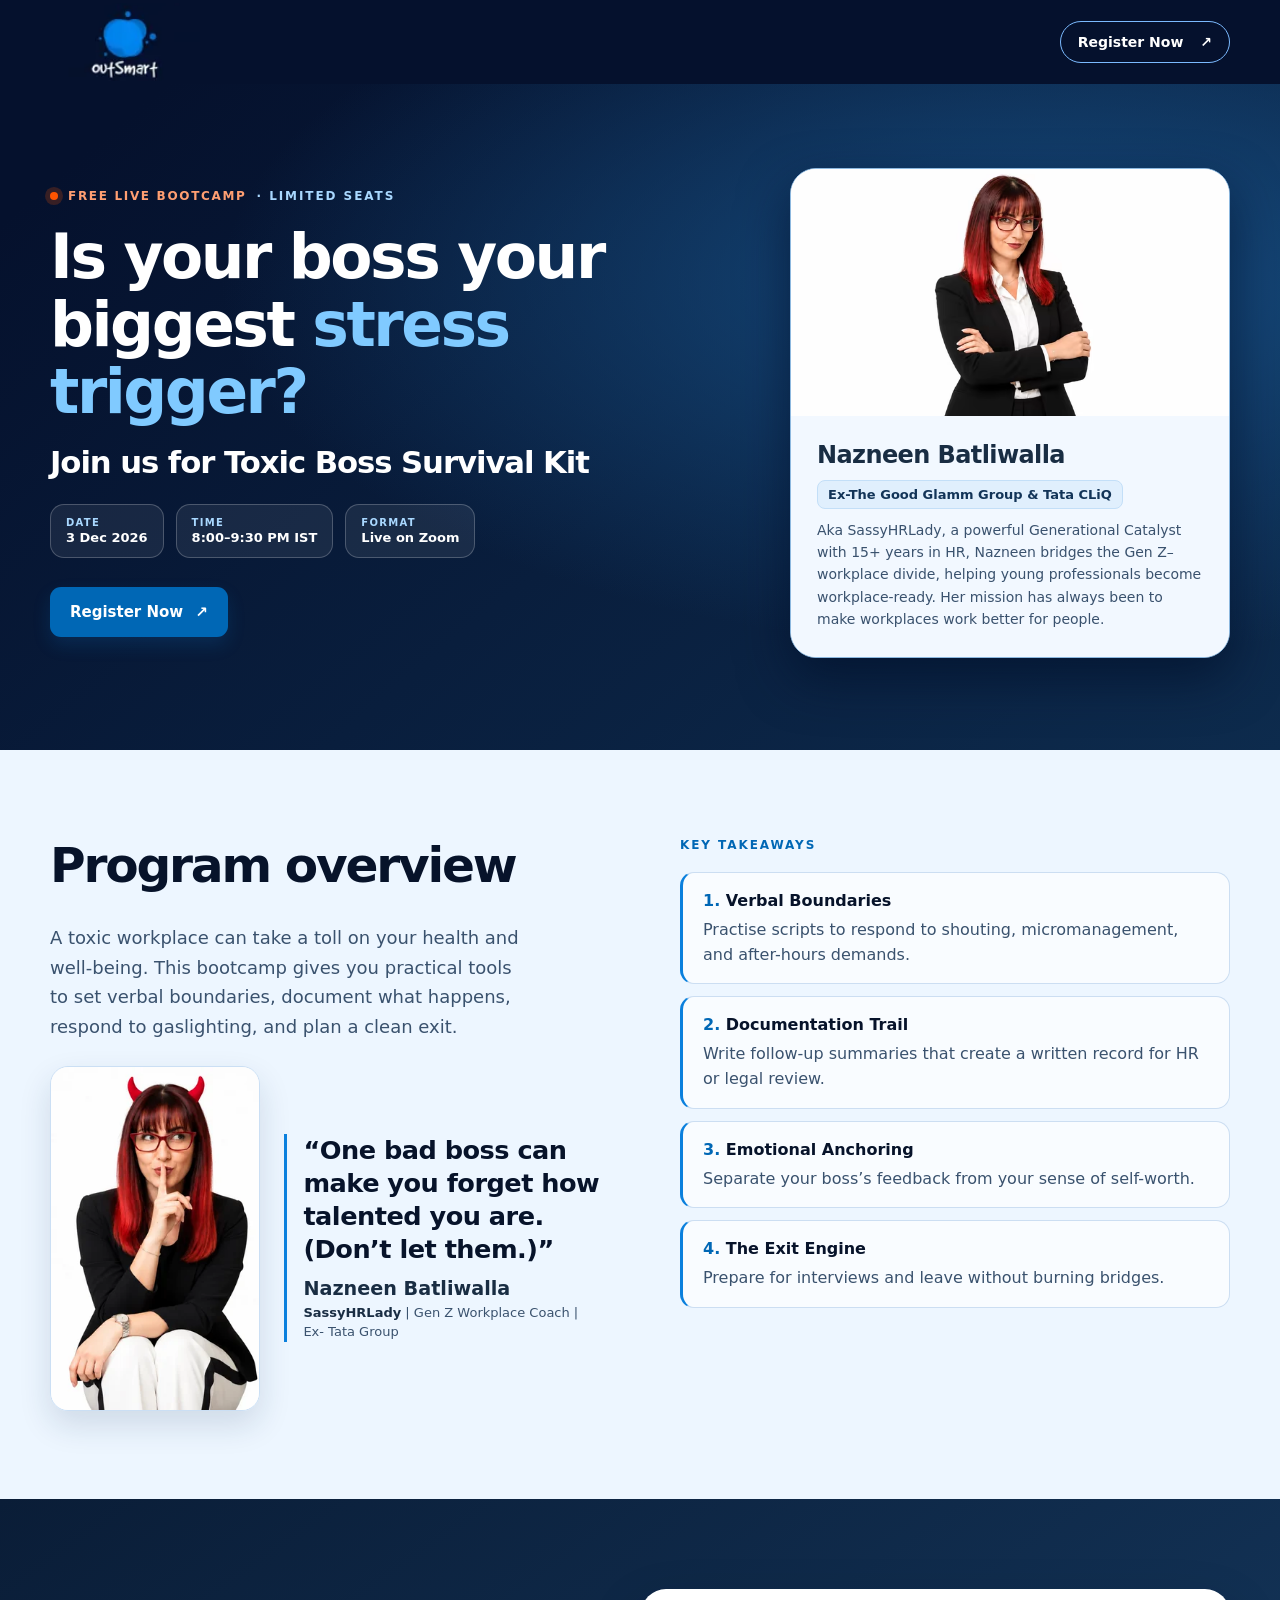
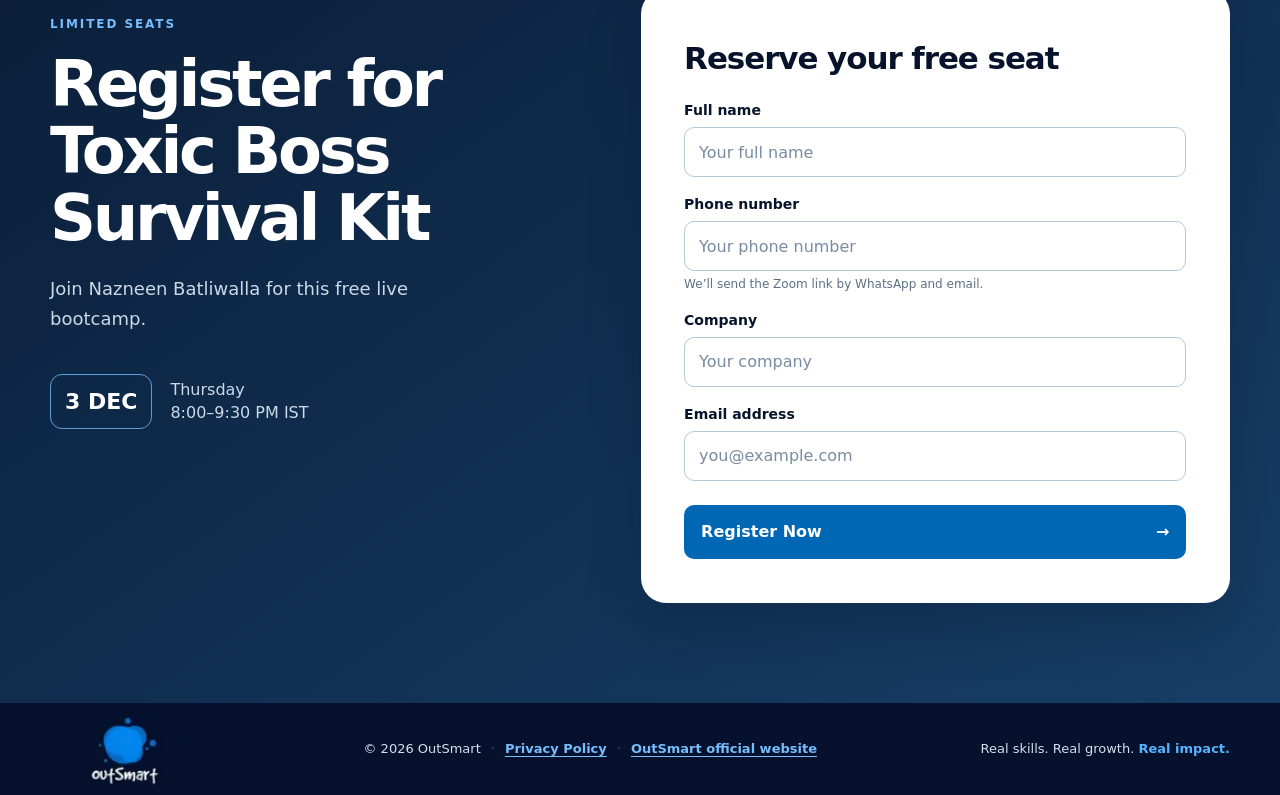
<file: site/index.html>
<!doctype html>
<html lang="en">
<head>
  <meta charset="utf-8">
  <meta name="viewport" content="width=device-width, initial-scale=1">
  <!-- lcp-discovery-insight: preload the same responsive portrait source used in the hero. -->
  <link rel="preload" as="image" type="image/avif" imagesrcset="/assets/nazneen-batliwalla-672w.avif 672w, /assets/nazneen-batliwalla-896w.avif 896w" imagesizes="(max-width: 476px) calc(100vw - 38px), 438px" fetchpriority="high">
  <meta name="theme-color" content="#05112d">
  <meta name="description" content="Is your boss your biggest stress trigger? Join OutSmart for Toxic Boss Survival Kit, a free live bootcamp with Nazneen Batliwalla on 3 Dec, 8:00–9:30 PM IST. Limited seats.">
  <meta property="og:type" content="website">
  <meta property="og:title" content="Toxic Boss Survival Kit | Free Live Bootcamp | OutSmart">
  <meta property="og:description" content="Free live bootcamp with Nazneen Batliwalla, SassyHRLady and Gen Z workplace coach. 3 Dec, 8:00–9:30 PM IST. Limited seats.">
  <meta property="og:image" content="/assets/nazneen-batliwalla.webp">
  <link rel="icon" type="image/webp" href="/assets/outsmart-logo-190.webp">
  <script src="/script.js?v=pixel-interaction" defer></script>
  <title>Toxic Boss Survival Kit | Free Live Bootcamp | OutSmart</title>
  <style>:root{color-scheme:light;--navy:#192d43;--ink:#07132a;--blue:#0b80dd;--light:#f4f9fd;--muted:#3a526e;--white:#fefefe}*{box-sizing:border-box}html{scroll-behavior:smooth}body{margin:0;color:var(--ink);background:var(--white);font-family:Inter,ui-sans-serif,system-ui,-apple-system,BlinkMacSystemFont,"Segoe UI",sans-serif;-webkit-font-smoothing:antialiased}button,input{font:inherit}a{color:inherit}button{cursor:pointer}.wrap{width:min(1180px,calc(100% - 48px));margin-inline:auto}.skip-link{position:absolute;top:-60px;left:16px;z-index:10;background:#fff;padding:12px 16px}.skip-link:focus{top:16px}a:focus-visible,button:focus-visible,input:focus-visible{outline:3px solid #004e9d;outline-offset:3px}.site-header{background:var(--navy)}.header-inner{height:84px;display:flex;align-items:center;justify-content:space-between;gap:20px}.brand{display:block;width:150px;height:78px;overflow:hidden;position:relative}.brand img{display:block;position:absolute;width:210px;height:auto;max-width:none;left:-30px;top:-15px}.header-cta{color:#fff;text-decoration:none;font-weight:750;font-size:14px;padding:12px 17px;border:1px solid #7bbaff;border-radius:999px;white-space:nowrap}.header-cta span,.hero-link span,.submit-button span{margin-left:12px}.header-cta:hover{background:#ffffff1a}.hero{overflow:hidden;background:radial-gradient(circle at 79% 36%,#e4f5ff 0,transparent 28%),linear-gradient(180deg,#fff 0%,#f7fbfe 100%)}.hero-grid{min-height:666px;display:grid;grid-template-columns:minmax(0,1.15fr) minmax(320px,.85fr);gap:30px;align-items:center;padding-block:64px 72px}.hero-copy{position:relative;z-index:1}.eyebrow,.section-kicker{font-size:12px;letter-spacing:.16em;font-weight:850;color:var(--blue);margin:0 0 20px}.eyebrow{display:flex;align-items:center;gap:10px}.pulse-dot{display:inline-block;width:8px;height:8px;background:var(--blue);border-radius:50%;box-shadow:0 0 0 5px #dbefff}h1,h2,h3,p{margin-top:0}h1{font-size:clamp(44px,5.4vw,74px);line-height:1.06;letter-spacing:-.055em;margin-bottom:18px;max-width:720px}h1 em{font-style:normal;color:var(--blue)}.hero-subtitle{font-size:clamp(22px,2.4vw,31px);font-weight:760;letter-spacing:-.035em;margin-bottom:14px}.hero-description{color:var(--muted);font-size:17px;line-height:1.65;max-width:550px;margin-bottom:33px}.event-facts{display:flex;flex-wrap:wrap;gap:12px;margin-bottom:29px}.fact{display:flex;align-items:center;gap:10px;padding:12px 15px;background:#fff;border:1px solid #dbeaf7;border-radius:14px;box-shadow:0 8px 22px #13294d0a}.fact-icon{color:var(--blue);font-size:12px;font-weight:900}.fact div{display:flex;flex-direction:column;gap:2px}.fact-label{font-size:10px;letter-spacing:.13em;color:#5d7188;font-weight:800}.fact strong{font-size:13px}.hero-link{display:inline-flex;align-items:center;justify-content:space-between;text-decoration:none;color:#fff;background:var(--blue);border-radius:11px;padding:16px 20px;font-size:15px;font-weight:800;box-shadow:0 8px 18px #0b80dd29}.hero-link:hover,.submit-button:hover{background:#075da8}.hero-art{height:554px;max-width:460px;width:100%;justify-self:end;position:relative;overflow:hidden;border-radius:35px;background:#e5f4ff;border:1px solid #bfdeff;box-shadow:0 28px 65px #11233a1b;isolation:isolate}.hero-art img{position:absolute;max-width:none;width:850px;height:auto;left:-399px;top:-160px;z-index:-1}.art-glow{position:absolute;inset:auto -60px -75px -60px;height:170px;background:linear-gradient(0deg,#e6f6ff,#e6f6ff00)}.art-stamp{position:absolute;bottom:20px;right:20px;width:75px;height:75px;display:grid;place-content:center;text-align:center;background:var(--blue);color:white;border-radius:50%;transform:rotate(10deg);font-size:15px;line-height:1.05;font-weight:900;box-shadow:0 10px 25px #0b80dd50}.details{background:#fff;padding:88px 0}.details-grid{display:grid;grid-template-columns:1fr 1fr;gap:80px}.details h2{max-width:540px;font-size:clamp(32px,3.8vw,51px);letter-spacing:-.045em;line-height:1.13;margin:0}.details-copy{padding-top:30px;color:var(--muted);font-size:18px;line-height:1.65}.details-copy p{max-width:480px;margin-bottom:18px}.coach-line{display:flex;align-items:center;gap:16px;border-top:1px solid #d9e8f4;margin-top:31px;padding-top:24px;color:var(--ink)}.coach-line>span{width:43px;height:43px;border-radius:13px;background:#e4f4ff;color:var(--blue);display:grid;place-items:center;font-size:26px}.coach-line div{display:flex;flex-direction:column;line-height:1.35}.coach-line strong{font-size:15px}.coach-line div span{font-size:13px;color:var(--muted)}.enroll-section{background:var(--navy);color:white;padding:90px 0 100px;scroll-margin-top:0}.enroll-grid{display:grid;grid-template-columns:.85fr 1fr;gap:clamp(40px,7vw,112px);align-items:start}.enroll-intro{padding-top:28px}.enroll-intro .section-kicker{color:#76bdff}.enroll-intro h2{font-size:clamp(42px,5vw,66px);letter-spacing:-.052em;line-height:1.05;margin-bottom:22px}.enroll-intro>p:not(.section-kicker){max-width:390px;color:#cbd9e8;font-size:18px;line-height:1.65}.mini-date{display:flex;align-items:center;gap:18px;margin-top:40px}.mini-date strong{font-size:22px;color:#fff;border:1px solid #5d9ed8;border-radius:12px;padding:14px}.mini-date span{line-height:1.45;color:#cbd9e8}.form-card{background:#fff;color:var(--ink);padding:clamp(24px,3.4vw,44px);border-radius:25px;box-shadow:0 24px 54px #0613243d}.form-heading{margin-bottom:26px}.form-step{color:var(--blue);font-size:12px;font-weight:850;letter-spacing:.12em}.form-heading h3{font-size:31px;letter-spacing:-.035em;margin:8px 0 3px}.form-heading p{font-size:14px;color:var(--muted);margin:0}.field{margin-bottom:19px}.field label{display:block;font-weight:750;font-size:14px;margin-bottom:9px}.field input{display:block;width:100%;height:50px;border:1px solid #b6c9db;background:#fff;color:var(--ink);border-radius:10px;padding:0 14px}.field input::placeholder{color:#788ba0}.field input[aria-invalid="true"]{border-color:#b42318}.field-help,.field-error{display:block;font-size:12px;line-height:1.4;margin-top:5px}.field-help{color:#5c7083}.field-error{color:#a3140b;min-height:0}.submit-button{width:100%;border:0;background:var(--blue);color:#fff;border-radius:10px;min-height:54px;padding:14px 17px;font-weight:800;display:flex;align-items:center;justify-content:space-between;margin-top:24px}.submit-button:disabled{opacity:.65;cursor:wait}.form-status{min-height:0;font-size:13px;line-height:1.5;color:#a3140b;margin:10px 0 0}.form-status:empty{display:none}.form-note{font-size:12px;line-height:1.5;color:#5c7083;margin:13px 0 0}.site-footer{background:#102337;color:#d2e1ed}.footer-inner{min-height:92px;display:flex;align-items:center;justify-content:space-between;gap:20px;font-size:13px}.footer-inner p{margin:0}.footer-inner strong{color:#55b4ff}@media(max-width:920px){.hero-grid{grid-template-columns:1fr;gap:45px;padding-top:60px}.hero-copy{max-width:740px}.hero-art{justify-self:center;max-width:530px}.details-grid{gap:38px}.enroll-grid{gap:40px}}@media(max-width:690px){.wrap{width:min(100% - 36px,520px)}.header-inner{height:70px}.brand{width:125px;height:68px}.brand img{width:185px;left:-29px;top:-14px}.header-cta{font-size:12px;padding:10px 12px}.hero-grid{padding-block:48px 54px;gap:32px}.hero-description{font-size:16px}.event-facts{display:grid;grid-template-columns:1fr 1fr}.fact:last-child{grid-column:1/-1}.hero-art{height:410px;max-width:400px}.hero-art img{width:690px;left:-320px;top:-132px}.details{padding:62px 0}.details-grid,.enroll-grid{grid-template-columns:1fr;gap:15px}.details-copy{padding-top:10px;font-size:16px}.enroll-section{padding:68px 0 75px}.enroll-intro{padding-top:0}.mini-date{margin-top:27px;margin-bottom:15px}.form-card{border-radius:20px}.footer-inner{padding-block:22px;align-items:flex-start;flex-direction:column;gap:8px}}@media(prefers-reduced-motion:reduce){html{scroll-behavior:auto}}
:root{--blue-ink:#0067b5}.eyebrow,.section-kicker,.fact-icon,.form-step{color:var(--blue-ink)}.hero-link,.submit-button,.art-stamp{background:var(--blue-ink)}
.site-header{background:#05112d}.hero-art img{left:-455px}@media(max-width:690px){.hero-art img{left:-365px}}
@media(max-width:690px){.hero-art img{width:950px;left:-555px;top:-210px}}
.hero-art{height:auto;aspect-ratio:4/5;max-width:460px}.hero-art img{position:absolute;inset:0;left:0;top:0;width:100%;height:100%;max-width:100%;object-fit:contain;object-position:center;z-index:0}@media(max-width:700px){.hero-art{height:auto;aspect-ratio:4/5;max-width:400px}}


/* ==========================================================================
   Footer Privacy Link & Pure HTML/CSS Privacy Policy Modal Popup
   ========================================================================== */
.footer-left {
  display: flex;
  align-items: center;
  gap: 10px;
  flex-wrap: wrap;
}
.footer-sep {
  color: #435b75;
  user-select: none;
}
.footer-privacy-btn,
.footer-site-link {
  color: #76bdff;
  text-decoration: underline;
  text-underline-offset: 3px;
  cursor: pointer;
  font-size: 13px;
  font-weight: 600;
  transition: color 0.15s ease;
}
.footer-privacy-btn:hover,
.footer-site-link:hover {
  color: #ffffff;
}
.footer-privacy-btn:focus-visible {
  outline: 2px solid #55b4ff;
  outline-offset: 2px;
}
.footer-tagline {
  margin: 0;
}

/* Modal Checkbox Toggle (Pure HTML & CSS) */
.modal-toggle {
  position: fixed;
  opacity: 0;
  pointer-events: none;
}
.modal-backdrop {
  position: fixed;
  inset: 0;
  z-index: 99999;
  display: flex;
  align-items: center;
  justify-content: center;
  padding: 24px;
  background-color: rgba(7, 19, 42, 0.75);
  backdrop-filter: blur(6px);
  -webkit-backdrop-filter: blur(6px);
  opacity: 0;
  visibility: hidden;
  content-visibility: hidden; /* mainthread-work-breakdown: skip layout of the already closed privacy modal. */
  pointer-events: none;
  transition: opacity 0.25s ease, visibility 0.25s ease;
}
.modal-toggle:checked ~ .modal-backdrop {
  content-visibility: visible;
  opacity: 1;
  visibility: visible;
  pointer-events: auto;
}
.modal-overlay {
  position: absolute;
  inset: 0;
  z-index: 100000;
  cursor: pointer;
}
.modal-window {
  position: relative;
  z-index: 100001;
  background: #ffffff;
  color: var(--ink, #07132a);
  width: 100%;
  max-width: 820px;
  max-height: 88vh;
  border-radius: 24px;
  box-shadow: 0 25px 70px rgba(5, 17, 45, 0.45);
  display: flex;
  flex-direction: column;
  overflow: hidden;
  border: 1px solid #dcebf8;
  transform: translateY(16px) scale(0.97);
  transition: transform 0.25s cubic-bezier(0.16, 1, 0.3, 1);
}
.modal-toggle:checked ~ .modal-backdrop .modal-window {
  transform: translateY(0) scale(1);
}
.modal-header {
  padding: 22px 28px;
  border-bottom: 1px solid #eef3f8;
  display: flex;
  justify-content: space-between;
  align-items: flex-start;
  gap: 16px;
  background: #fafcfe;
  flex-shrink: 0;
}
.modal-title {
  font-size: 24px;
  font-weight: 800;
  color: #192d43;
  margin: 0 0 4px;
  letter-spacing: -0.03em;
}
.modal-meta {
  font-size: 13px;
  color: #5d7188;
  font-weight: 600;
  margin: 0;
}
.modal-close {
  width: 38px;
  height: 38px;
  border-radius: 50%;
  background: #eef4fa;
  border: none;
  display: flex;
  align-items: center;
  justify-content: center;
  font-size: 26px;
  line-height: 1;
  color: #3a526e;
  cursor: pointer;
  transition: all 0.2s ease;
  flex-shrink: 0;
  user-select: none;
}
.modal-close:hover {
  background: #dbeaf7;
  color: #07132a;
  transform: scale(1.05);
}
.modal-close:focus-visible {
  outline: 2px solid #004e9d;
  outline-offset: 2px;
}
.modal-body {
  flex: 1 1 auto;
  overflow-y: auto;
  padding: 28px 32px;
  font-size: 15px;
  line-height: 1.68;
  color: #2c3e50;
  scroll-behavior: smooth;
  scrollbar-width: thin;
  scrollbar-color: #c3d2e2 #f1f5f9;
}
.modal-body::-webkit-scrollbar {
  width: 7px;
}
.modal-body::-webkit-scrollbar-track {
  background: #f1f5f9;
}
.modal-body::-webkit-scrollbar-thumb {
  background: #c3d2e2;
  border-radius: 4px;
}
.modal-body::-webkit-scrollbar-thumb:hover {
  background: #9ab3cd;
}
.policy-intro {
  font-size: 15px;
  line-height: 1.65;
  color: #3a526e;
  margin-bottom: 24px;
  padding-bottom: 18px;
  border-bottom: 1px solid #eef3f8;
}
.policy-section {
  margin-bottom: 22px;
}
.policy-section h3 {
  font-size: 15px;
  font-weight: 750;
  color: #07132a;
  margin: 0 0 8px;
  display: flex;
  align-items: center;
  gap: 8px;
}
.policy-section h3::before {
  content: "";
  display: inline-block;
  width: 4px;
  height: 15px;
  background: var(--blue-ink, #0067b5);
  border-radius: 2px;
}
.policy-section p {
  font-size: 14.5px;
  line-height: 1.65;
  color: #334b65;
  margin: 0 0 10px;
}
.policy-list {
  margin: 8px 0 12px;
  padding-left: 20px;
  color: #334b65;
  font-size: 14px;
  line-height: 1.65;
}
.policy-list li {
  margin-bottom: 6px;
}
.policy-list strong {
  color: #07132a;
  font-weight: 650;
}
.policy-list a {
  color: var(--blue-ink, #0067b5);
  text-decoration: underline;
  text-underline-offset: 2px;
}
.policy-list a:hover {
  color: #075da8;
}
.policy-note {
  background: #f4f9fd;
  border: 1px solid #dcebf8;
  border-radius: 10px;
  padding: 12px 16px;
  font-size: 13.5px;
  color: #2e4764;
  margin-top: 10px;
}
.modal-footer {
  padding: 16px 28px;
  border-top: 1px solid #eef3f8;
  display: flex;
  justify-content: flex-end;
  align-items: center;
  background: #fafcfe;
  flex-shrink: 0;
}
.modal-btn-close {
  background: var(--blue-ink, #0067b5);
  color: #fff;
  padding: 10px 24px;
  border-radius: 8px;
  font-weight: 700;
  font-size: 14px;
  cursor: pointer;
  text-decoration: none;
  display: inline-block;
  transition: background 0.15s ease;
  user-select: none;
}
.modal-btn-close:hover {
  background: #075da8;
}
.modal-btn-close:focus-visible {
  outline: 2px solid #004e9d;
  outline-offset: 2px;
}

@media (max-width: 690px) {
  .modal-backdrop {
    padding: 12px;
  }
  .modal-window {
    max-height: 94vh;
    border-radius: 18px;
  }
  .modal-header {
    padding: 18px 20px;
  }
  .modal-title {
    font-size: 20px;
  }
  .modal-body {
    padding: 20px;
    font-size: 14px;
  }
  .modal-footer {
    padding: 12px 20px;
  }
}

@media (max-width: 768px) {
  .details, .enroll-section {
    content-visibility: auto;
    contain-intrinsic-size: auto 600px;
  }
  .modal-backdrop {
    backdrop-filter: none;
    -webkit-backdrop-filter: none;
    background-color: rgba(7, 19, 42, 0.94);
  }
  .hero-coach-panel, .form-card, .modal-window {
    box-shadow: 0 4px 18px rgba(7, 19, 42, 0.12);
  }
  .fact {
    box-shadow: 0 2px 8px rgba(19, 41, 77, 0.06);
  }
}

    .eyebrow-tag {
      color: #ff9f72;
      font-weight: 900;
      letter-spacing: 0.14em;
    }
    .pulse-dot-orange {
      display: inline-block;
      width: 8px;
      height: 8px;
      background: #ff5400;
      border-radius: 50%;
      box-shadow: 0 0 0 5px rgba(255, 84, 0, 0.2);
    }
    #hero-title {
      font-size: clamp(36px, 4.8vw, 68px);
      line-height: 1.1;
      max-width: 100%;
      letter-spacing: -0.04em;
    }
    @media (max-width: 520px) {
      #hero-title {
        font-size: clamp(29px, 8.4vw, 40px);
      }
    }
    .hero {
      color: white;
      background: radial-gradient(ellipse at 83% 30%, #164c80, transparent 56%),
        linear-gradient(140deg, #05112d 8%, #0d2b4d);
    }
    .hero .eyebrow {
      flex-wrap: wrap;
      color: #a9d8ff;
    }
    .hero h1 em {
      color: #80caff;
    }
    .hero .fact {
      background: #ffffff12;
      border-color: #ffffff38;
      box-shadow: none;
    }
    .hero .fact-label {
      color: #a9d8ff;
    }
    .hero a:focus-visible, .site-header a:focus-visible, .site-footer a:focus-visible {
      outline-color: #9bd6ff;
    }
    .details {
      background: #edf6ff;
    }
    .program-feature {
      display: grid;
      grid-template-columns: minmax(0, 2fr) minmax(0, 3fr);
      align-items: center;
      gap: clamp(12px, 2vw, 24px);
      max-width: 550px;
      margin: 24px 0 0;
    }
    .program-photo {
      display: block;
      width: 100%;
      height: auto;
      border: 1px solid #cbdff4;
      border-radius: 18px;
      box-shadow: 0 14px 32px #12345824;
    }
    .program-quote {
      padding-inline-start: clamp(10px, 1.25vw, 16px);
      border-inline-start: 3px solid var(--blue);
    }
    .program-quote blockquote {
      margin: 0;
      color: var(--ink);
      font-size: clamp(17px, 2vw, 27px);
      font-weight: 750;
      line-height: 1.28;
      letter-spacing: -.02em;
    }
    .program-quote p {
      margin: 0;
    }
    .program-quote span {
      display: block;
    }
    .quote-speaker {
      margin: 12px 0 3px;
      color: var(--navy);
      font-size: clamp(16px, 1.5vw, 20px);
      line-height: 1.25;
    }
    .program-quote .quote-attribution {
      font-size: 13px;
      line-height: 1.45;
    }
    .quote-attribution strong {
      color: var(--navy);
    }
    .curriculum-list {
      margin: 0;
      padding: 0;
      list-style-position: inside;
      color: var(--muted);
      line-height: 1.55;
    }
    .curriculum-list li {
      padding: 16px 20px;
      background: #f9fcff;
      border: 1px solid #ccdef2;
      border-left: 3px solid #0b80dd;
      border-radius: 14px;
    }
    .curriculum-list li + li {
      margin-block-start: 12px;
    }
    .curriculum-list li::marker {
      color: var(--blue-ink);
      font-weight: 800;
    }
    .curriculum-list strong {
      color: var(--ink);
    }
    .curriculum-list p {
      margin: 4px 0 0;
    }
    .enroll-section {
      background: linear-gradient(145deg, #0a1d37, #173e67);
    }
    .site-footer {
      background: #05112d;
    }
    .hero-subtitle {
      margin-bottom: 24px;
    }
    .hero-coach-panel {
      background: #ffffff;
      border: 1px solid #8cb8df;
      border-radius: 26px;
      overflow: hidden;
      box-shadow: 0 20px 50px #020f29a6;
      display: flex;
      flex-direction: column;
      max-width: 440px;
      width: 100%;
      justify-self: end;
      transition: transform 0.2s ease, box-shadow 0.2s ease;
    }
    @media (hover: hover) {
      .hero-coach-panel:hover {
        box-shadow: 0 26px 60px #020f29bd;
      }
    }
    .hero-coach-photo {
      width: 100%;
      aspect-ratio: 16 / 9;
      overflow: hidden;
      position: relative;
      background: #eef5fc;
    }
    .hero-coach-photo img {
      width: 100%;
      height: 100%;
      object-fit: cover;
      display: block;
    }
    .hero-coach-info {
      padding: 24px 26px 26px;
      display: flex;
      flex-direction: column;
      gap: 10px;
      background: #f2f8ff;
    }
    .hero-coach-name {
      font-size: 24px;
      font-weight: 800;
      color: var(--navy, #192d43);
      letter-spacing: -0.025em;
      margin: 0;
      line-height: 1.25;
    }
    .hero-coach-org {
      align-self: flex-start;
      margin: 0;
      padding: 6px 10px;
      border: 1px solid #c3dff8;
      border-radius: 8px;
      background: #e0effd;
      color: #123458;
      font-size: 13px;
      font-weight: 750;
    }
    .hero-coach-profile {
      margin: 0;
      color: var(--muted);
      font-size: 14px;
      line-height: 1.6;
    }
    @media (max-width: 920px) {
      .hero-coach-panel {
        justify-self: center;
        max-width: 440px;
        margin-inline: auto;
      }
    }
    @media (max-width: 690px) {
      .hero-coach-info {
        padding: 18px 20px 22px;
      }
      .hero-coach-name {
        font-size: 20px;
      }
    }</style>
</head>
<body>
  <a class="skip-link" href="#main">Skip to content</a>
  <header class="site-header">
    <div class="wrap header-inner">
      <a class="brand" href="#top" aria-label="OutSmart, back to top">
        <img src="/assets/outsmart-logo-190.webp" srcset="/assets/outsmart-logo-190.webp 1x, /assets/outsmart-logo-380.webp 2x" alt="OutSmart" width="190" height="100">
      </a>
      <a class="header-cta" href="#enroll">Register Now <span aria-hidden="true">↗</span></a>
    </div>
  </header>

  <main id="main">
    <section class="hero" id="top" aria-labelledby="hero-title">
      <div class="wrap hero-grid">
        <div class="hero-copy">
          <p class="eyebrow"><span class="pulse-dot-orange" aria-hidden="true"></span> <span class="eyebrow-tag">FREE LIVE BOOTCAMP</span> · LIMITED SEATS</p>
          <h1 id="hero-title">Is your boss your biggest <em>stress trigger?</em></h1>
          <p class="hero-subtitle">Join us for <strong>Toxic Boss Survival Kit</strong></p>
          <div class="event-facts" aria-label="Bootcamp details">
            <div class="fact"><div><span class="fact-label">DATE</span><strong>3 Dec 2026</strong></div></div>
            <div class="fact"><div><span class="fact-label">TIME</span><strong>8:00–9:30 PM IST</strong></div></div>
            <div class="fact"><div><span class="fact-label">FORMAT</span><strong>Live on Zoom</strong></div></div>
          </div>
          <a class="hero-link" href="#enroll">Register Now <span aria-hidden="true">↗</span></a>
        </div>
        <div class="hero-coach-panel">
          <div class="hero-coach-photo">
            <!-- image-delivery-insight, lcp-breakdown-insight: use a smaller AVIF and decode it for the next paint. -->
            <picture>
              <source type="image/avif" srcset="/assets/nazneen-batliwalla-672w.avif 672w, /assets/nazneen-batliwalla-896w.avif 896w" sizes="(max-width: 476px) calc(100vw - 38px), 438px">
              <img src="/assets/nazneen-batliwalla.webp" alt="Nazneen Batliwalla" width="1280" height="720" fetchpriority="high" decoding="sync">
            </picture>
          </div>
          <div class="hero-coach-info">
            <h2 class="hero-coach-name">Nazneen Batliwalla</h2>
            <p class="hero-coach-org">Ex-The Good Glamm Group &amp; Tata CLiQ</p>
            <p class="hero-coach-profile">Aka SassyHRLady, a powerful Generational Catalyst with 15+ years in HR, Nazneen bridges the Gen Z–workplace divide, helping young professionals become workplace-ready. Her mission has always been to make workplaces work better for people.</p>
          </div>
        </div>
      </div>
    </section>

    <section class="details" id="program" aria-labelledby="program-title">
      <div class="wrap details-grid">
        <div>
          <h2 id="program-title">Program overview</h2>
          <div class="details-copy">
            <p>A toxic workplace can take a toll on your health and well-being. This bootcamp gives you practical tools to set verbal boundaries, document what happens, respond to gaslighting, and plan a clean exit.</p>
            <figure class="program-feature">
              <!-- image-delivery-insight: use the smaller program portrait at narrow widths. -->
              <img class="program-photo" src="/assets/nazneen-shh-clean.webp" srcset="/assets/nazneen-shh-clean-288w.webp 288w, /assets/nazneen-shh-clean.webp 490w" sizes="(max-width: 480px) calc(40vw - 20px), 210px" alt="Nazneen Batliwalla making a playful shushing gesture" width="490" height="806" loading="lazy" decoding="async">
              <figcaption class="program-quote">
                <blockquote><p>“One bad boss can make you forget how talented you are. <span>(Don’t let them.)”</span></p></blockquote>
                <h3 class="quote-speaker">Nazneen Batliwalla</h3>
                <p class="quote-attribution"><strong>SassyHRLady</strong> | Gen Z Workplace Coach | Ex- Tata Group</p>
              </figcaption>
            </figure>
          </div>
        </div>
        <div>
          <h3 class="section-kicker">KEY TAKEAWAYS</h3>
          <ol class="curriculum-list">
            <li><strong>Verbal Boundaries</strong><p>Practise scripts to respond to shouting, micromanagement, and after-hours demands.</p></li>
            <li><strong>Documentation Trail</strong><p>Write follow-up summaries that create a written record for HR or legal review.</p></li>
            <li><strong>Emotional Anchoring</strong><p>Separate your boss’s feedback from your sense of self-worth.</p></li>
            <li><strong>The Exit Engine</strong><p>Prepare for interviews and leave without burning bridges.</p></li>
          </ol>
        </div>
      </div>
    </section>

    <section class="enroll-section" id="enroll" aria-labelledby="enroll-title">
      <div class="wrap enroll-grid">
        <div class="enroll-intro">
          <p class="section-kicker">LIMITED SEATS</p>
          <h2 id="enroll-title">Register for Toxic Boss Survival Kit</h2>
          <p>Join Nazneen Batliwalla for this free live bootcamp.</p>
          <div class="mini-date">
            <strong>3 DEC</strong>
            <span>Thursday<br>8:00–9:30 PM IST</span>
          </div>
        </div>
        <div class="form-card">
          <div class="form-heading">
            <h3>Reserve your free seat</h3>
          </div>
          <form id="enroll-form" data-zoho-action="https://forms.zohopublic.in/outsmartworld1/form/ToxicBossSurvivalKit/formperma/DqvKC87E4vS_zxk7zWHy83SXbxEdnOuc1BC9wtyXQMI/htmlRecords/submit" novalidate>
            <input type="hidden" name="zf_referrer_name" value="">
            <input type="hidden" name="zf_redirect_url" value="">
            <input type="hidden" name="zc_gad" value="">
            <div hidden aria-hidden="true"><label for="website">Website</label><input id="website" name="website" type="text" tabindex="-1" autocomplete="off"></div>
            <div class="field"><label for="full-name">Full name</label><input id="full-name" name="name" type="text" autocomplete="name" minlength="6" maxlength="50" pattern="[A-Za-z\s]{6,50}" placeholder="Your full name" aria-describedby="name-error" required><span class="field-error" id="name-error"></span></div>
            <div class="field"><label for="phone">Phone number</label><input id="phone" name="phone" type="tel" autocomplete="tel" inputmode="numeric" minlength="10" maxlength="10" pattern="[6-9][0-9]{9}" placeholder="Your phone number" aria-describedby="phone-help phone-error" required><span class="field-help" id="phone-help">We’ll send the Zoom link by WhatsApp and email.</span><span class="field-error" id="phone-error"></span></div>
            <div class="field"><label for="company">Company</label><input id="company" name="company" type="text" autocomplete="organization" maxlength="120" placeholder="Your company" aria-describedby="company-error" required><span class="field-error" id="company-error"></span></div>
            <div class="field"><label for="email">Email address</label><input id="email" name="email" type="email" autocomplete="email" maxlength="254" pattern="[a-zA-Z0-9._%+\-]{5,}@gmail\.com$" placeholder="you@example.com" aria-describedby="email-error" required><span class="field-error" id="email-error"></span></div>
            <button class="submit-button" type="submit">Register Now <span aria-hidden="true">→</span></button>
            <p class="form-status" id="form-status" role="status" aria-live="polite"></p>
          </form>
        </div>
      </div>
    </section>
  </main>

  <footer class="site-footer">
    <div class="wrap footer-inner">
      <a class="brand" href="#top" aria-label="OutSmart, back to top">
        <img src="/assets/outsmart-logo-190.webp" srcset="/assets/outsmart-logo-190.webp 1x, /assets/outsmart-logo-380.webp 2x" alt="OutSmart" width="190" height="100">
      </a>
      <div class="footer-left">
        <p>© 2026 OutSmart</p>
        <span class="footer-sep" aria-hidden="true">·</span>
        <label for="privacy-modal-toggle" class="footer-privacy-btn" tabindex="0">Privacy Policy</label>
        <span class="footer-sep" aria-hidden="true">·</span>
        <a class="footer-site-link" href="https://outsmartworld.co/">OutSmart official website</a>
      </div>
      <p class="footer-tagline">Real skills. Real growth. <strong>Real impact.</strong></p>
    </div>
  </footer>

  <!-- Pure HTML & CSS Privacy Policy Modal -->
  <input type="checkbox" id="privacy-modal-toggle" class="modal-toggle" hidden aria-hidden="true">
  <div class="modal-backdrop" aria-hidden="true">
    <label for="privacy-modal-toggle" class="modal-overlay" aria-label="Close Privacy Policy"></label>
    <div class="modal-window" role="dialog" aria-modal="true" aria-labelledby="privacy-modal-title">
      <div class="modal-header">
        <div>
          <h2 id="privacy-modal-title" class="modal-title">Privacy Policy</h2>
          <p class="modal-meta">OutSmart World Pvt Ltd · Last updated: October 2026</p>
        </div>
        <label for="privacy-modal-toggle" class="modal-close" aria-label="Close modal" tabindex="0">&times;</label>
      </div>
      <div class="modal-body">
        <p class="policy-intro">This Policy explains how OutSmart World Pvt Ltd (&ldquo;OutSmart&rdquo;, &ldquo;we&rdquo;) handles your information when you use our website, programs, coaching, community, events and related services (&ldquo;Services&rdquo;). By using the Services, you agree to this Policy. If you don&rsquo;t agree, please don&rsquo;t use them. It should be read with our Terms of Service, Refund Policy, Community Guidelines and any program-specific terms.</p>

        <section class="policy-section">
          <h3>1. Scope</h3>
          <p>This Policy applies to everyone who interacts with OutSmart: learners, parents or guardians, coaches, community members, visitors and partners. It doesn&rsquo;t cover third-party sites or tools, which have their own policies.</p>
        </section>

        <section class="policy-section">
          <h3>2. Who We Are</h3>
          <p>OutSmart is a coaching-led learning ecosystem for students, young professionals, job seekers, SME owners and emerging leaders. Our offerings include free content, bootcamps, cohorts, 1:1 coaching, community learning, assessments and AI-enabled learning journeys.</p>
        </section>

        <section class="policy-section">
          <h3>3. What We Mean by Personal Information</h3>
          <p>Personal Information is anything that identifies or can reasonably identify you, including learning goals, coaching needs, career history and assessment responses. Sensitive Personal Information includes passwords, payment details, government IDs, health data, biometrics, precise location and children&rsquo;s data. Usage Data is anonymised or aggregated data about how the Services are used.</p>
        </section>

        <section class="policy-section">
          <h3>4. Information We Collect</h3>
          <ul class="policy-list">
            <li><strong>Identity and contact:</strong> name, email, phone, city, country, age range, guardian details where required</li>
            <li><strong>Account and profile:</strong> username, login details, photo, preferences</li>
            <li><strong>Learning and coaching:</strong> goals, progress, assignments, coach notes, action plans</li>
            <li><strong>Assessments:</strong> quiz results, reflections, skill ratings</li>
            <li><strong>Career:</strong> education, work history, resume, LinkedIn profile</li>
            <li><strong>Payments:</strong> order value, status, invoices, refunds (full card details are handled by payment providers, not stored by us)</li>
            <li><strong>Communications:</strong> emails, WhatsApp and chat messages, feedback, webinar registrations</li>
            <li><strong>Community content:</strong> posts, comments, testimonials, reviews</li>
            <li><strong>Device and activity:</strong> IP address, browser, device, pages visited</li>
            <li><strong>Marketing:</strong> subscriptions, preferences, opt-ins and opt-outs</li>
          </ul>
          <p class="policy-note">Please don&rsquo;t share highly sensitive information unless it&rsquo;s necessary for a coaching or support context.</p>
        </section>

        <section class="policy-section">
          <h3>5. How We Collect It</h3>
          <p>We collect information you give us directly (forms, bookings, assessments, support), automatically (cookies, analytics), from coaches and program teams (session notes, attendance), from third parties (payment, analytics, login, institutional and referral partners), and from public sources you provide, such as LinkedIn profiles.</p>
        </section>

        <section class="policy-section">
          <h3>6. Legal Basis</h3>
          <p>We process information based on your consent, contractual necessity, legitimate interests (security, analytics, improvement, responsible marketing), legal obligations, and protection of safety or vital interests. You can withdraw consent at any time, though this may limit some Services and doesn&rsquo;t affect past lawful processing.</p>
        </section>

        <section class="policy-section">
          <h3>7. How We Use Your Information</h3>
          <p>We use it to run and improve our Services, manage accounts and bookings, match you with programs and coaches, deliver personalised coaching and recommendations, process payments, communicate with you, analyse engagement, run marketing (subject to your preferences), prevent fraud and misuse, and comply with the law.</p>
        </section>

        <section class="policy-section">
          <h3>8. Coaching, Assessments and Community</h3>
          <ul class="policy-list">
            <li><strong>Sessions:</strong> Coaches see only what they need to deliver coaching and are bound by confidentiality. We record sessions only with your informed consent.</li>
            <li><strong>Assessments:</strong> Share only what you&rsquo;re comfortable with.</li>
            <li><strong>Communities:</strong> Posts may be visible to other members and may be moderated. Don&rsquo;t share what you don&rsquo;t want seen.</li>
            <li><strong>Safety:</strong> Coaching isn&rsquo;t a substitute for medical, mental health, legal, financial or emergency support. If we believe there&rsquo;s a risk of serious harm, abuse or fraud, we may escalate or share information as the law permits.</li>
          </ul>
        </section>

        <section class="policy-section">
          <h3>9. AI-Enabled Personalisation</h3>
          <p>We use AI tools for recommendations, coach matching, nudges, summaries and action plans. AI outputs aren&rsquo;t final professional advice, and humans may review them. We don&rsquo;t make legally or similarly significant decisions based solely on automated processing, and you can request human review. Avoid entering unnecessary sensitive information into AI features. Third-party AI providers may process data as service providers.</p>
        </section>

        <section class="policy-section">
          <h3>10. Cookies, Analytics and Advertising</h3>
          <p>We use cookies and similar technologies for site function, preferences, analytics and marketing. We use Google Analytics 4 only after you accept analytics in the cookie banner. If you reject it, the script doesn&rsquo;t load. You can change your choice anytime via Cookie settings or your browser. Disabling cookies may affect some features. We don&rsquo;t currently use Meta Pixel, LinkedIn Insight Tag or Hotjar.</p>
        </section>

        <section class="policy-section">
          <h3>11. How We Share Information</h3>
          <p>We don&rsquo;t sell your Personal Information. We share it only as needed with coaches and facilitators, technology providers, payment processors, institutional or corporate partners, marketing and analytics providers, professional advisers, authorities where legally required, and potential acquirers or investors in a business transaction. Providers must use your data only for authorised purposes and protect it.</p>
        </section>

        <section class="policy-section">
          <h3>12. Payments and Third-Party Services</h3>
          <p>We don&rsquo;t currently process payments directly on this website. If a payment processor is introduced, we&rsquo;ll name it here. We don&rsquo;t intentionally store full card numbers, CVVs or payment authentication details. Third-party tools we use have their own terms and policies.</p>
        </section>

        <section class="policy-section">
          <h3>13. Hosting and International Transfers</h3>
          <p>Your information may be stored and processed in India and other countries where our providers operate. Where required, we use safeguards such as contracts, data processing agreements and standard contractual clauses.</p>
        </section>

        <section class="policy-section">
          <h3>14. Storage, Retention and Security</h3>
          <p>We keep information only as long as needed for our Services, legal obligations, disputes and legitimate business purposes. Account data is kept while your account is active, transaction records for tax and accounting, and marketing data until you unsubscribe or request deletion. We use reasonable technical and organisational safeguards, but no system is completely secure. Please keep your credentials confidential.</p>
        </section>

        <section class="policy-section">
          <h3>15. Your Rights and Choices</h3>
          <p>Depending on your location, you may have the right to access, correct, delete, restrict or object to processing, withdraw consent, receive a copy of your data, and raise grievances.</p>
          <ul class="policy-list">
            <li><strong>India:</strong> access to a summary of your data, correction, deletion, consent withdrawal, grievance redressal and nominating someone to act on your behalf.</li>
            <li><strong>EU/EEA/UK:</strong> the GDPR rights, including portability and protection from solely automated decisions.</li>
            <li><strong>California:</strong> rights to know, delete, correct, opt out of sale or sharing, limit use of sensitive data, and non-discrimination.</li>
          </ul>
          <p>To exercise your rights, contact us (see Section 19). We may verify your identity first, and some requests may be limited by legal or security needs. You can unsubscribe from marketing anytime, but we may still send service, legal or security messages.</p>
        </section>

        <section class="policy-section">
          <h3>16. Children and Young Learners</h3>
          <p>We don&rsquo;t knowingly collect data from children under 18 without parent or guardian involvement where required by law. For programs aimed at minors, we may require guardian consent and contact details. Guardians can contact us to request review or deletion.</p>
        </section>

        <section class="policy-section">
          <h3>17. Third-Party Links and Public Spaces</h3>
          <p>We aren&rsquo;t responsible for third-party sites or tools. Content you post publicly or in communities may be seen by others. We&rsquo;ll take reasonable steps to remove it on request, but copies may remain in screenshots, caches, backups or other platforms.</p>
        </section>

        <section class="policy-section">
          <h3>18. Policy Updates</h3>
          <p>We may update this Policy and will revise the &ldquo;Last updated&rdquo; date, notifying you where required. Continued use of the Services means you accept the updated Policy, unless the law requires otherwise.</p>
        </section>

        <section class="policy-section">
          <h3>19. Contact and Grievance Redressal</h3>
          <ul class="policy-list">
            <li><strong>Email:</strong> <a href="mailto:hello@outsmartworld.co">hello@outsmartworld.co</a></li>
            <li><strong>Grievance Officer:</strong> Mr. Uttam R, Business Head, <a href="mailto:uttam@outsmartworld.co">uttam@outsmartworld.co</a></li>
            <li><strong>Address:</strong> Central Region, Singapore</li>
            <li><strong>WhatsApp:</strong> <a href="https://wa.me/919820930071" target="_blank" rel="noopener">+91-98209 30071</a></li>
          </ul>
          <p>We aim to respond within the timeline required by law and may ask you to verify your identity. We won&rsquo;t act on another person&rsquo;s data unless you&rsquo;re legally authorised to do so.</p>
        </section>

        <section class="policy-section">
          <h3>20. Business Transfers</h3>
          <p>If OutSmart is involved in a merger, acquisition, investment, restructuring or asset sale, your information may be transferred with appropriate safeguards. The receiving organisation must handle it consistently with this Policy or as otherwise notified to you.</p>
        </section>
      </div>
      <div class="modal-footer">
        <label for="privacy-modal-toggle" class="modal-btn-close" tabindex="0">Close</label>
      </div>
    </div>
  </div>
  <!-- mainthread-work-breakdown: keep the noscript Pixel fallback in the body. -->
  <noscript>
    <img height="1" width="1" 
      src="https://www.facebook.com/tr?id=2234780970421853&amp;ev=PageView&amp;noscript=1"/>
  </noscript>
</body>
</html>
</file>
